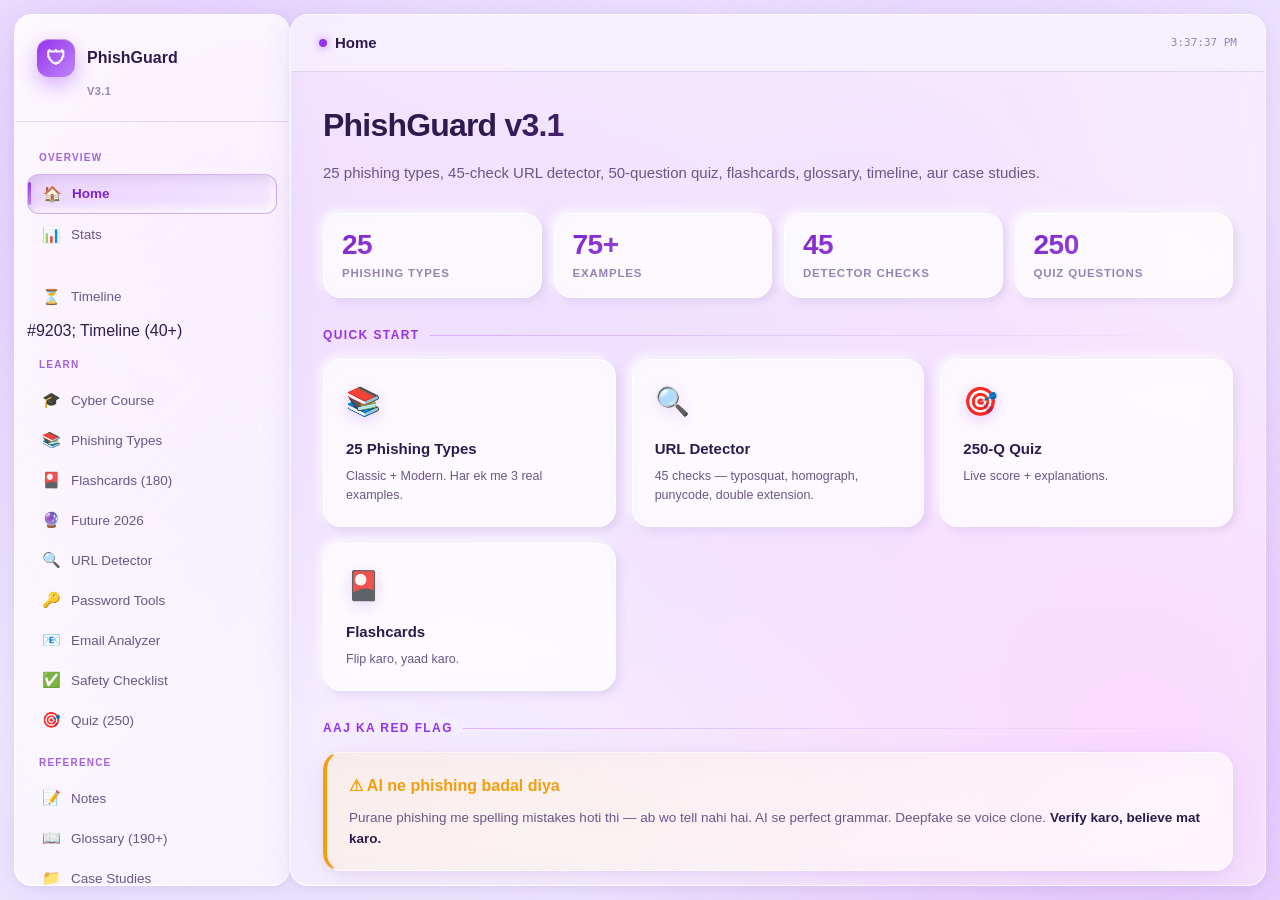
<file: docs/index.html>
<!DOCTYPE html>
<html lang="en">
<head>
<meta charset="utf-8">
<meta name="viewport" content="width=device-width,initial-scale=1">
<title>PhishGuard v3.1</title>
<link rel="stylesheet" href="./static/css/style.css">
</head>
<body>
<div class="app">
  <aside class="sidebar" id="sidebar">
    <div class="brand">
      <div class="brand-logo"><div class="brand-icon">&#128737;</div><div>PhishGuard</div></div>
      <div class="brand-sub">v3.1</div>
    </div>
    <nav class="nav">
      <div class="nav-group-label">Overview</div>
      <button class="nav-item active" data-view="home"><span class="ic">&#127968;</span> Home</button>
      <button class="nav-item" data-view="stats"><span class="ic">&#128202;</span> Stats</button>
      <button class="nav-item" data-view="timeline"><span class="ic"><button class="nav-item" data-view="timeline"><span class="ic">&#9203;</span> Timeline</button>#9203;</span> Timeline (40+)</button>
      <div class="nav-group-label">Learn</div>
      <button class="nav-item" data-view="course"><span class="ic">&#127891;</span> Cyber Course</button>
      <button class="nav-item" data-view="types"><span class="ic">&#128218;</span> Phishing Types</button>
      <button class="nav-item" data-view="flashcards"><span class="ic">&#127924;</span> Flashcards (180)</button>
      <button class="nav-item" data-view="future"><span class="ic">&#128302;</span> Future 2026</button>
      <button class="nav-item" data-view="detector"><span class="ic">&#128269;</span> URL Detector</button>
      <button class="nav-item" data-view="password"><span class="ic">&#128273;</span> Password Tools</button>
      <button class="nav-item" data-view="email-analyzer"><span class="ic">&#128231;</span> Email Analyzer</button>
      <button class="nav-item" data-view="checklist"><span class="ic">&#9989;</span> Safety Checklist</button>
      <button class="nav-item" data-view="quiz"><span class="ic">&#127919;</span> Quiz (250)</button>
      <div class="nav-group-label">Reference</div>
      <button class="nav-item" data-view="notes"><span class="ic">&#128221;</span> Notes</button>
      <button class="nav-item" data-view="glossary"><span class="ic">&#128214;</span> Glossary (190+)</button>
      <button class="nav-item" data-view="cases"><span class="ic">&#128193;</span> Case Studies</button>
      <button class="nav-item" data-view="warnings"><span class="ic">&#9888;</span> Warnings</button>
      <button class="nav-item" data-view="about"><span class="ic">&#8505;</span> About</button>
    </nav>
    <div class="sidebar-footer">
      <div style="font-size:10px;letter-spacing:1px;text-transform:uppercase;color:var(--text-mute);margin-bottom:4px">Built by</div>
      <div style="font-size:14px;font-weight:800;background:linear-gradient(135deg,#9333ea,#c084fc,#e879f9);-webkit-background-clip:text;background-clip:text;-webkit-text-fill-color:transparent;letter-spacing:-0.3px">StudyCare</div>
      <div style="font-size:10px;color:var(--text-mute);margin-top:4px">Educational &middot; No real phishing</div>
    </div>
  </aside>

  <main class="main" id="main">
    <div class="topbar">
      <button class="hamburger" onclick="document.getElementById('sidebar').classList.toggle('open')">&#9776;</button>
      <button class="back-nav" id="back-nav" onclick="goBack()" title="Back">&#8592; Back</button>
      <h2><span class="dot"></span><span id="view-title">Home</span></h2>
      <div class="status"><span id="clock"></span></div>
    </div>

    <div class="content" id="content">
      <div class="view active" id="view-home">
        <h1 class="h1">PhishGuard v3.1</h1>
        <p class="lead">25 phishing types, 45-check URL detector, 50-question quiz, flashcards, glossary, timeline, aur case studies.</p>
        <div class="stat-grid">
          <div class="stat"><div class="stat-num">25</div><div class="stat-lbl">Phishing Types</div></div>
          <div class="stat"><div class="stat-num">75+</div><div class="stat-lbl">Examples</div></div>
          <div class="stat"><div class="stat-num">45</div><div class="stat-lbl">Detector Checks</div></div>
          <div class="stat"><div class="stat-num">250</div><div class="stat-lbl">Quiz Questions</div></div>
        </div>
        <div class="section-h">Quick Start</div>
        <div class="grid">
          <div class="card" onclick="go('types')"><div class="card-icon">&#128218;</div><div class="card-title">25 Phishing Types</div><div class="card-desc">Classic + Modern. Har ek me 3 real examples.</div></div>
          <div class="card" onclick="go('detector')"><div class="card-icon">&#128269;</div><div class="card-title">URL Detector</div><div class="card-desc">45 checks &mdash; typosquat, homograph, punycode, double extension.</div></div>
          <div class="card" onclick="go('quiz')"><div class="card-icon">&#127919;</div><div class="card-title">250-Q Quiz</div><div class="card-desc">Live score + explanations.</div></div>
          <div class="card" onclick="go('flashcards')"><div class="card-icon">&#127924;</div><div class="card-title">Flashcards</div><div class="card-desc">Flip karo, yaad karo.</div></div>
        </div>
        <div class="section-h">Aaj ka Red Flag</div>
        <div class="box warn">
          <b style="color:var(--yellow)">&#9888; AI ne phishing badal diya</b>
          <p style="margin-top:8px;color:var(--text-dim);font-size:13.5px">Purane phishing me spelling mistakes hoti thi &mdash; ab wo tell nahi hai. AI se perfect grammar. Deepfake se voice clone. <b>Verify karo, believe mat karo.</b></p>
        </div>
      </div>

      <div class="view" id="view-stats">
        <h1 class="h1">Cyber Crime Stats 2026</h1>
        <p class="lead">Phishing duniya ka #1 cyber attack hai. Ye numbers dekho.</p>

        <div class="section-h">Global Impact</div>
        <div class="stat-grid">
          <div class="stat"><div class="stat-num">3.4B</div><div class="stat-lbl">Phishing Emails/Day</div></div>
          <div class="stat"><div class="stat-num">$17K</div><div class="stat-lbl">Loss/Minute</div></div>
          <div class="stat"><div class="stat-num">90%</div><div class="stat-lbl">Breaches via Phishing</div></div>
          <div class="stat"><div class="stat-num">$50B+</div><div class="stat-lbl">BEC Losses (FBI)</div></div>
          <div class="stat"><div class="stat-num">$1B+</div><div class="stat-lbl">Crypto Phishing/Yr</div></div>
          <div class="stat"><div class="stat-num">$25M</div><div class="stat-lbl">Largest Deepfake Heist</div></div>
          <div class="stat"><div class="stat-num">1.5B</div><div class="stat-lbl">Compromised Accounts</div></div>
          <div class="stat"><div class="stat-num">60%</div><div class="stat-lbl">SMBs Close After Attack</div></div>
        </div>

        <div class="section-h">India Snapshot</div>
        <div class="stat-grid">
          <div class="stat"><div class="stat-num">₹1,750 Cr</div><div class="stat-lbl">Annual Fraud Loss</div></div>
          <div class="stat"><div class="stat-num">7.4 L</div><div class="stat-lbl">Complaints/Year</div></div>
          <div class="stat"><div class="stat-num">1 in 3</div><div class="stat-lbl">Adults Targeted</div></div>
          <div class="stat"><div class="stat-num">72 hrs</div><div class="stat-lbl">Money Report Window</div></div>
          <div class="stat"><div class="stat-num">1930</div><div class="stat-lbl">Cyber Helpline</div></div>
          <div class="stat"><div class="stat-num">₹250 Cr</div><div class="stat-lbl">Max DPDP Penalty</div></div>
        </div>

        <div class="section-h">Attack Vectors</div>
        <div class="stat-grid">
          <div class="stat"><div class="stat-num">96%</div><div class="stat-lbl">Via Email</div></div>
          <div class="stat"><div class="stat-num">3%</div><div class="stat-lbl">Via Phone</div></div>
          <div class="stat"><div class="stat-num">1%</div><div class="stat-lbl">Via SMS/Other</div></div>
          <div class="stat"><div class="stat-num">70%</div><div class="stat-lbl">Spear Success Rate</div></div>
        </div>

        <div class="section-h">Common Targets</div>
        <div class="box info">
          <ul class="ul">
            <li><b>Bank customers</b> — KYC, OTP, refund scams</li>
            <li><b>Senior citizens</b> — Tech support, lottery scams</li>
            <li><b>Job seekers</b> — Fake HR interviews, registration fees</li>
            <li><b>Online shoppers</b> — Parcel delivery, order issues</li>
            <li><b>Businesses</b> — Vendor invoice, wire transfer fraud</li>
            <li><b>Social media users</b> — Fake support, account recovery</li>
            <li><b>Crypto traders</b> — Wallet drainers, fake airdrops</li>
            <li><b>Executives</b> — Whaling, deepfake, M&A fraud</li>
          </ul>
        </div>

        <div class="section-h">Time to Compromise</div>
        <div class="stat-grid">
          <div class="stat"><div class="stat-num">82 sec</div><div class="stat-lbl">First Click</div></div>
          <div class="stat"><div class="stat-num">28 min</div><div class="stat-lbl">First Malware</div></div>
          <div class="stat"><div class="stat-num">4 hrs</div><div class="stat-lbl">Lateral Movement</div></div>
          <div class="stat"><div class="stat-num">204 days</div><div class="stat-lbl">Avg Detection Time</div></div>
        </div>

        <div class="section-h">Loss by Attack Type</div>
        <div class="stat-grid">
          <div class="stat"><div class="stat-num">$2.9B</div><div class="stat-lbl">BEC</div></div>
          <div class="stat"><div class="stat-num">$1.3B</div><div class="stat-lbl">Investment Fraud</div></div>
          <div class="stat"><div class="stat-num">$800M</div><div class="stat-lbl">Crypto Fraud</div></div>
          <div class="stat"><div class="stat-num">$400M</div><div class="stat-lbl">Romance Scams</div></div>
        </div>
      </div>

      <div class="view" id="view-timeline">
        <h1 class="h1">Phishing Timeline</h1>
        <p class="lead">1995 se 2027 tak — 40+ major events, har event me full context, impact, aur lesson.</p>
        <div class="stat-grid" id="timeline-stats"></div>
        <div class="cat-tabs" id="timeline-cats"></div>
        <div class="search-wrap"><input id="timeline-search" type="text" placeholder="🔍 Search events... (SolarWinds, Arup, deepfake, quantum)" oninput="renderTimeline()"></div>
        <div id="timeline-list" class="timeline-container"></div>
      </div>

      <div class="view" id="view-course">
        <h1 class="h1">🎓 Cybersecurity Course</h1>
        <p class="lead">Complete roadmap — beginner se advanced tak. Har module clickable, har lesson detail ke saath.</p>
        <div id="course-content"></div>
      </div>

      <div class="view" id="view-types">
        <h1 class="h1">25 Phishing Types</h1>
        <p class="lead">Kisi bhi card pe click karo &mdash; full detail khulega.</p>
        <div class="grid" id="types-grid"></div>
        <div id="type-detail"></div>
      </div>

      <div class="view" id="view-flashcards">
        <h1 class="h1">Flashcards</h1>
        <p class="lead">Type ka naam dekho, answer socho, flip karo.</p>
        <div class="flashcard" id="flashcard" onclick="this.classList.toggle('flipped')">
          <div class="flashcard-inner">
            <div class="flashcard-face">
              <div style="font-size:11px;color:var(--text-mute);text-transform:uppercase;letter-spacing:1px;margin-bottom:14px">Concept</div>
              <div id="fc-front" style="font-size:22px;font-weight:600;line-height:1.4"></div>
              <div style="font-size:12px;color:var(--text-mute);margin-top:22px">Click to flip</div>
            </div>
            <div class="flashcard-face flashcard-back">
              <div style="font-size:11px;color:var(--accent);text-transform:uppercase;letter-spacing:1px;margin-bottom:14px">Answer</div>
              <div id="fc-back" style="font-size:15px;line-height:1.6;color:var(--text-dim)"></div>
            </div>
          </div>
        </div>
        <div style="display:flex;gap:10px;justify-content:center;margin-top:16px">
          <button class="back-btn" onclick="prevCard()">&#8592; Prev</button>
          <button class="back-btn" style="background:linear-gradient(135deg,var(--accent),var(--accent-2));color:#fff;border:0" onclick="nextCard()">Next &#8594;</button>
        </div>
        <div style="text-align:center;margin-top:12px;color:var(--text-mute);font-size:12px" id="fc-counter"></div>
      </div>

      <div class="view" id="view-detector">
        <h1 class="h1">URL Detector</h1>
        <p class="lead">45 checks. Chips pe click karo ya URL paste karo.</p>
        <div class="detector-input">
          <input id="url-input" type="text" placeholder="https://example.com/login" onkeydown="if(event.key==='Enter')detect()">
          <button id="detect-btn" onclick="detect()">Analyze</button>
        </div>
        <div class="chips" id="example-chips"></div>
        <div id="detect-result"></div>
      </div>

      <div class="view" id="view-quiz">
        <h1 class="h1">Quiz <h1 class="h1">Quiz &mdash; 50 Questions</h1>mdash; 250 Questions</h1>
        <p class="lead">Har jawab ke baad explanation.</p>
        <div id="quiz-container"></div>
      </div>

      <div class="view" id="view-notes">
        <h1 class="h1">Learning Notes</h1>
        <p class="lead">12 essential sections — 5 minute me padho, hamesha ke liye yaad rakho.</p>

        <div class="toc">
          <div class="toc-item" onclick="document.getElementById('notes-1').scrollIntoView({behavior:'smooth'})">1. 5 Golden Rules</div>
          <div class="toc-item" onclick="document.getElementById('notes-2').scrollIntoView({behavior:'smooth'})">2. URL Anatomy</div>
          <div class="toc-item" onclick="document.getElementById('notes-3').scrollIntoView({behavior:'smooth'})">3. Red Flag Checklist</div>
          <div class="toc-item" onclick="document.getElementById('notes-4').scrollIntoView({behavior:'smooth'})">4. If You Get Phished</div>
          <div class="toc-item" onclick="document.getElementById('notes-5').scrollIntoView({behavior:'smooth'})">5. Password Security</div>
          <div class="toc-item" onclick="document.getElementById('notes-6').scrollIntoView({behavior:'smooth'})">6. 2FA Guide</div>
          <div class="toc-item" onclick="document.getElementById('notes-7').scrollIntoView({behavior:'smooth'})">7. Email Headers</div>
          <div class="toc-item" onclick="document.getElementById('notes-8').scrollIntoView({behavior:'smooth'})">8. Mobile Safety</div>
          <div class="toc-item" onclick="document.getElementById('notes-9').scrollIntoView({behavior:'smooth'})">9. Public WiFi</div>
          <div class="toc-item" onclick="document.getElementById('notes-10').scrollIntoView({behavior:'smooth'})">10. Banking Safety</div>
          <div class="toc-item" onclick="document.getElementById('notes-11').scrollIntoView({behavior:'smooth'})">11. AI-Era Defense</div>
          <div class="toc-item" onclick="document.getElementById('notes-12').scrollIntoView({behavior:'smooth'})">12. Incident Response</div>
        </div>

        <div id="notes-1" class="section-h">1. The 5 Golden Rules</div>
        <div class="box good">
          <ol style="list-style:decimal;padding-left:22px;color:var(--text-dim);font-size:13.5px;line-height:1.8">
            <li><b>Har account ka alag password</b> — Password manager use karo (Bitwarden free hai)</li>
            <li><b>2FA on karo</b> — Authenticator app (SMS nahi). Best: hardware key (YubiKey)</li>
            <li><b>URL check karo</b> — Lock icon nahi, actual domain dekho</li>
            <li><b>OTP kabhi kisi ko mat batao</b> — Bank, police, CEO koi bhi ho</li>
            <li><b>Public WiFi pe VPN</b> — Ya cellular data use karo</li>
          </ol>
        </div>

        <div id="notes-2" class="section-h">2. URL Anatomy</div>
        <div class="code-mock">https://  sub . domain . tld  /path ?query #fragment

ASLI DOMAIN = aakhri 2 parts (ya 3 for .co.in, .gov.in)
────────────────────────────────────────────────
www.instagram.com          OK  asli = instagram.com
instagram.secure-login.xyz BAD asli = secure-login.xyz
login.paypal.com           OK  asli = paypal.com
paypal-verify.tk           BAD .tk = free phishing TLD
google.com@evil.com        BAD opens evil.com

CHECK ORDER (right to left):
1. TLD (.com, .gov.in, .tk?)
2. Registered domain (paypal vs paypa1)
3. Subdomains (brand as subdomain?)
4. Path (login? verify? secure?)
5. Query (?redirect=http://evil.com)</div>

        <div id="notes-3" class="section-h">3. Red Flag Checklist</div>
        <div class="box warn">
          <ul class="ul x">
            <li><b>Urgency</b> — "24 hours", "immediate action", "act now"</li>
            <li><b>Threat</b> — "account blocked", "legal action", "arrest"</li>
            <li><b>Generic greeting</b> — "Dear Customer" (naam nahi)</li>
            <li><b>Sender domain</b> — thoda alag (amaz0n, paypa1, bank-secure)</li>
            <li><b>Link mismatch</b> — text different from actual URL</li>
            <li><b>OTP/password/PIN request</b> — never share</li>
            <li><b>Unexpected attachment</b> — .exe, .zip, .scr, .pdf.exe</li>
            <li><b>Reply-To different</b> — from display name</li>
            <li><b>Too-good-to-be-true</b> — free iPhone, ₹5000/day</li>
            <li><b>Emotional appeal</b> — fear, love, excitement, greed</li>
            <li><b>Grammar/spelling</b> — ab AI era me nahi (perfect grammar bhi red flag)</li>
            <li><b>Login through email</b> — company app use karo, email link nahi</li>
          </ul>
        </div>

        <div id="notes-4" class="section-h">4. If You Get Phished</div>
        <div class="box danger">
          <ol style="list-style:decimal;padding-left:22px;color:var(--text-dim);font-size:13.5px;line-height:1.8">
            <li><b>Turant password change</b> — compromised account ka</li>
            <li><b>2FA enable</b> — pehle nahi tha to ab karo</li>
            <li><b>Bank ko call</b> — agar financial info diya (24 hrs critical)</li>
            <li><b>Report karo</b> — cybercrime.gov.in, helpline 1930 (India)</li>
            <li><b>Friends ko alert</b> — account se spam mat jaye</li>
            <li><b>Have I Been Pwned</b> — haveibeenpwned.com check karo</li>
            <li><b>Sessions revoke</b> — Google/Microsoft security settings me</li>
            <li><b>Bank/credit card freeze</b> — agar card details gaye</li>
            <li><b>Evidence preserve</b> — screenshots, email headers save karo</li>
            <li><b>Monitor karo</b> — next 30 days unusual activity check</li>
          </ol>
        </div>

        <div id="notes-5" class="section-h">5. Password Security</div>
        <div class="box">
          <b>Strong Password Rules:</b>
          <ul class="ul check" style="margin-top:8px">
            <li>12+ characters (16+ for critical accounts)</li>
            <li>Passphrase better — 4 random words</li>
            <li>Har account ka alag</li>
            <li>Kabhi dictionary word based nahi</li>
            <li>Kabhi personal info (DOB, name) nahi</li>
          </ul>
          <b style="margin-top:14px;display:block">NEVER:</b>
          <ul class="ul x" style="margin-top:8px">
            <li>123456, password, qwerty, admin</li>
            <li>P@ssw0rd type simple substitutions</li>
            <li>Same password multiple sites pe</li>
            <li>Browser me save (less secure than manager)</li>
            <li>Email/notes me plain text</li>
          </ul>
        </div>

        <div id="notes-6" class="section-h">6. 2FA Guide</div>
        <div class="box good">
          <b>2FA Types (safest to weakest):</b>
          <ol style="list-style:decimal;padding-left:22px;color:var(--text-dim);font-size:13.5px;line-height:1.8;margin-top:8px">
            <li><b>Hardware key</b> (YubiKey) — phishing-proof, domain-bound. Best.</li>
            <li><b>Passkey</b> (FIDO2) — biometric + crypto. Phishing-proof.</li>
            <li><b>Authenticator app</b> (Google Auth, Authy, Aegis) — very good</li>
            <li><b>Push notification</b> — good but MFA fatigue risk</li>
            <li><b>SMS OTP</b> — weak (SIM swap vulnerable)</li>
            <li><b>Email OTP</b> — weakest</li>
          </ol>
          <p style="margin-top:10px;color:var(--text-dim);font-size:13px"><b>Recommendation:</b> Hardware key + backup key. Ya authenticator app + backup codes. SMS sirf fallback.</p>
        </div>

        <div id="notes-7" class="section-h">7. Email Headers</div>
        <div class="box info">
          <b>Important Headers:</b>
          <ul class="ul" style="margin-top:8px">
            <li><b>From:</b> Display name ≠ actual address (spoofable)</li>
            <li><b>Reply-To:</b> Alag ho sakta — check karo</li>
            <li><b>Return-Path:</b> Real envelope sender</li>
            <li><b>Received:</b> Path trace (top-down read karo)</li>
            <li><b>SPF:</b> Pass/Fail/SoftFail</li>
            <li><b>DKIM:</b> Signature valid?</li>
            <li><b>DMARC:</b> Policy applied?</li>
            <li><b>Message-ID:</b> Unique per email</li>
          </ul>
          <p style="margin-top:10px;color:var(--text-dim);font-size:13px">Gmail: 3-dot menu → "Show original". Outlook: File → Properties.</p>
        </div>

        <div id="notes-8" class="section-h">8. Mobile Safety</div>
        <div class="box warn">
          <ul class="ul x">
            <li>Unknown SMS links pe click mat karo</li>
            <li>Bank app use karo — SMS se login nahi</li>
            <li>App permissions audit (contacts, SMS, camera)</li>
            <li>Play Store/App Store ke bahar se APK install mat karo</li>
            <li>Public charging — USB data lines se malware (juice jacking)</li>
            <li>Screen lock on (PIN + biometric)</li>
            <li>Find My Device enable</li>
            <li>Public WiFi pe VPN</li>
            <li>Auto-update on rakho (OS + apps)</li>
          </ul>
        </div>

        <div id="notes-9" class="section-h">9. Public WiFi Safety</div>
        <div class="box danger">
          <ul class="ul x">
            <li><b>Never</b> banking on public WiFi (VPN ke bina)</li>
            <li>HTTPS-only browsing</li>
            <li>VPN pehle connect karo, phir kaam</li>
            <li>File sharing off karo</li>
            <li>Auto-connect disable</li>
            <li>Network forget karo use ke baad</li>
            <li>Starbucks/airport official WiFi naam confirm karo</li>
            <li>Evil twin se bachne ke liye login page skip karo</li>
          </ul>
        </div>

        <div id="notes-10" class="section-h">10. Banking Safety</div>
        <div class="box good">
          <ul class="ul check">
            <li>Bank app use karo (SMS/web se better)</li>
            <li>Transaction alerts enable karo</li>
            <li>Card ke liye separate low-limit account</li>
            <li>UPI PIN kabhi share mat karo</li>
            <li>Virtual card numbers (one-time) use karo</li>
            <li>Bank ka official number save karo</li>
            <li>Regular statement check karo</li>
            <li>KYC sirf bank branch/app me</li>
            <li>Account nominee add karo</li>
          </ul>
        </div>

        <div id="notes-11" class="section-h">11. AI-Era Defense</div>
        <div class="box info">
          <ul class="ul">
            <li><b>Family code word</b> banao — AI voice clone se bachne ke liye</li>
            <li><b>Out-of-band verification</b> — sensitive requests pe callback</li>
            <li><b>Video call me challenge</b> — random question poochho</li>
            <li><b>Reverse video call</b> — unko call karo (deepfake nahi hoga)</li>
            <li><b>AI agents ke permissions</b> — least privilege</li>
            <li><b>Passkeys use karo</b> — passwordless phishing-proof</li>
            <li><b>AI content skeptically</b> — perfect grammar ≠ real</li>
            <li><b>Hardware wallet</b> — crypto ke liye</li>
            <li><b>Multimodal verify</b> — multiple channels confirm karo</li>
          </ul>
        </div>

        <div id="notes-12" class="section-h">12. Incident Response</div>
        <div class="box danger">
          <b>IMMEDIATE (0-1 hr):</b>
          <ul class="ul x" style="margin-top:8px">
            <li>Account password change</li>
            <li>2FA enable</li>
            <li>Bank call (financial info)</li>
            <li>Card freeze</li>
          </ul>
          <b style="margin-top:14px;display:block">SHORT-TERM (1-24 hr):</b>
          <ul class="ul" style="margin-top:8px">
            <li>Report cybercrime.gov.in / 1930</li>
            <li>Friends/family alert</li>
            <li>Sessions revoke all devices</li>
            <li>Bank transactions monitor</li>
          </ul>
          <b style="margin-top:14px;display:block">LONG-TERM (1-30 days):</b>
          <ul class="ul" style="margin-top:8px">
            <li>Credit report check (CIBIL)</li>
            <li>Password reset all accounts</li>
            <li>Bank account statement review</li>
            <li>Identity theft monitoring</li>
          </ul>
        </div>
      </div>

      <div class="view" id="view-glossary">
        <h1 class="h1">Glossary</h1>
        <p class="lead">190+ terms — full forms + ELI10 simple explanations + technical details. Category pe click karo, term pe click karke expand karo.</p>
        <div class="search-wrap"><input id="gloss-search" type="text" placeholder="🔍 Search terms... (BEC, deepfake, passkey, quantum)" oninput="renderGlossary()"></div>
        <div class="cat-tabs" id="gloss-cats"></div>
        <div id="gloss-list"></div>
      </div>

      <div class="view" id="view-cases">
        <h1 class="h1">Real Case Studies</h1>
        <p class="lead">12 real-world attacks — kya hua, kaunsa lesson, aur kya seekhna chahiye.</p>

        <div class="stat-grid">
          <div class="stat"><div class="stat-num">$25M</div><div class="stat-lbl">Largest Deepfake Loss</div></div>
          <div class="stat"><div class="stat-num">18K+</div><div class="stat-lbl">Supply Chain Victims</div></div>
          <div class="stat"><div class="stat-num">$100M</div><div class="stat-lbl">Largest BEC Case</div></div>
          <div class="stat"><div class="stat-num">90M+</div><div class="stat-lbl">Data Breach Records</div></div>
        </div>

        <div class="case-card case-critical">
          <div class="case-head">
            <div class="case-year">2024</div>
            <div class="case-title">Arup Deepfake Video Heist</div>
            <div class="case-tag">$25M Loss · Hong Kong</div>
          </div>
          <div class="case-body">
            <p>Hong Kong engineering firm Arup ke employee ko multi-person Zoom call aayi. 'CFO' aur 3 'colleagues' real dikhe — actually sab AI deepfake the. Meeting me urgent confidential wire transfer bola. Employee ne 15 transactions me $25M (~₹200 crore) transfer kiye. Baad me real CFO ne call karke deny kiya.</p>
            <div class="case-details">
              <div><b>🎯 Attack:</b> Multi-person deepfake video + social engineering</div>
              <div><b>💥 Impact:</b> $25M irrecoverable. First documented large-scale AI heist.</div>
              <div><b>🎓 Lesson:</b> Video calls bhi trustworthy nahi. Code word + out-of-band callback mandatory.</div>
              <div><b>🏷️ Tags:</b> #Deepfake #AI #BEC #Zoom</div>
            </div>
          </div>
        </div>

        <div class="case-card case-critical">
          <div class="case-head">
            <div class="case-year">2020</div>
            <div class="case-title">SolarWinds Supply Chain Attack</div>
            <div class="case-tag">18K+ Orgs · APT29</div>
          </div>
          <div class="case-body">
            <p>Russian APT29 (SVR) ne SolarWinds Orion software ke build process compromise kiya. 'SUNBURST' backdoor inject kiya — digitally signed update me. Automatic update se 18,000+ organizations affected — US Treasury, DHS, Fortune 500, cybersecurity firms. Attackers 9+ months undetected the. Attack chain: build → distribute → activate → move laterally.</p>
            <div class="case-details">
              <div><b>🎯 Attack:</b> Build pipeline compromise + signed malicious update</div>
              <div><b>💥 Impact:</b> 18K+ orgs, US government agencies, 9+ months dwell time</div>
              <div><b>🎓 Lesson:</b> Trusted updates verify karo. Software supply chain critical infrastructure hai.</div>
              <div><b>🏷️ Tags:</b> #SupplyChain #APT29 #SUNBURST</div>
            </div>
          </div>
        </div>

        <div class="case-card case-critical">
          <div class="case-head">
            <div class="case-year">2020</div>
            <div class="case-title">Twitter Internal Hack</div>
            <div class="case-tag">130+ Accounts · $118K Bitcoin</div>
          </div>
          <div class="case-body">
            <p>Teen hackers (17-22 saal) ne Twitter employees ko spear-phish kiya — phone call + fake VPN page. Employees ne credentials daale. Internal tools access mile — jisse wo arbitrary accounts compromise kar sakte the. Obama, Musk, Apple, Bill Gates ke accounts se Bitcoin scam tweets bheje. $118,000 Bitcoin collected. FBI investigation me mastermind Graham Ivan Clark arrested.</p>
            <div class="case-details">
              <div><b>🎯 Attack:</b> Spear phishing + phone call + fake VPN page</div>
              <div><b>💥 Impact:</b> 130+ high-profile accounts, trust damage, SEC investigation</div>
              <div><b>🎓 Lesson:</b> Internal tools pe MFA mandatory. Employees = biggest vulnerability.</div>
              <div><b>🏷️ Tags:</b> #Twitter #SpearPhishing #Bitcoin</div>
            </div>
          </div>
        </div>

        <div class="case-card case-high">
          <div class="case-head">
            <div class="case-year">2016</div>
            <div class="case-title">Google + Facebook $100M BEC</div>
            <div class="case-tag">$100M Loss · Global</div>
          </div>
          <div class="case-body">
            <p>Lithuanian hacker Evaldas Rimasauskas ne fake 'Quanta Computer' company banai — Taiwan me actually exist karti hai. Fake invoices, letterheads, tax documents sab banaye. Google + Facebook ko $100M ke fake invoices bheje (2 saal me). Bank accounts Cyprus, Latvia, Hungary me. 2019 me Rimasauskas ne guilty plead kiya — 5 saal jail + $49.7M forfeiture.</p>
            <div class="case-details">
              <div><b>🎯 Attack:</b> Vendor impersonation + fake invoices + bank account hopping</div>
              <div><b>💥 Impact:</b> $100M transfer, 2-year ongoing campaign</div>
              <div><b>🎓 Lesson:</b> Vendor verification process critical. Bank changes pe callback mandatory.</div>
              <div><b>🏷️ Tags:</b> #BEC #Vendor #Invoice #Quanta</div>
            </div>
          </div>
        </div>

        <div class="case-card case-high">
          <div class="case-head">
            <div class="case-year">2015</div>
            <div class="case-title">Ubiquiti Networks Pretexting</div>
            <div class="case-tag">$46.7M Loss · Pretexting</div>
          </div>
          <div class="case-body">
            <p>Ubiquiti Networks ke finance team ko fake CEO + lawyer pretexting emails aaye. Attacker ne khud ko legal counsel + finance head bola — believable story ke saath. 4 wire transfers Hong Kong bank accounts me. Total $46.7M. FBI ne $8.5M recover kiye. Case ne corporate wire transfer protocols industry-wide change kiye.</p>
            <div class="case-details">
              <div><b>🎯 Attack:</b> Pretexting + executive impersonation + wire transfer</div>
              <div><b>💥 Impact:</b> $46.7M loss, only $8.5M recovered</div>
              <div><b>🎓 Lesson:</b> Seniority claim verify karo. Wire transfers pe dual approval mandatory.</div>
              <div><b>🏷️ Tags:</b> #Pretexting #BEC #WireFraud</div>
            </div>
          </div>
        </div>

        <div class="case-card case-high">
          <div class="case-head">
            <div class="case-year">2022</div>
            <div class="case-title">Uber MFA Fatigue Attack</div>
            <div class="case-tag">Full Breach · Social Engineering</div>
          </div>
          <div class="case-body">
            <p>Lapsus$ teenager group ne Uber contractor ko MFA fatigue attack. 100+ push notifications raat 2 baje. Victim ne eventually 'Approve' daba diya. Attacker ne internal systems access kiye — Slack, HackerOne, financial dashboards, email. Screenshots leak kiye. Similar attack Cisco pe bhi hua. Both companies ne MFA improvements announce kiye.</p>
            <div class="case-details">
              <div><b>🎯 Attack:</b> MFA push bombing + WhatsApp social engineering</div>
              <div><b>💥 Impact:</b> Full internal access, sensitive data exposure</div>
              <div><b>🎓 Lesson:</b> Number matching MFA zaroori. Push limits + password change on flood.</div>
              <div><b>🏷️ Tags:</b> #MFAFatigue #Uber #Lapsus</div>
            </div>
          </div>
        </div>

        <div class="case-card case-high">
          <div class="case-head">
            <div class="case-year">2023</div>
            <div class="case-title">MOVEit Mass Exploitation</div>
            <div class="case-tag">90M+ Records · Cl0p</div>
          </div>
          <div class="case-body">
            <p>MOVEit Transfer (file-sharing software) me SQL injection zero-day. Cl0p ransomware group ne mass exploitation ki. 2,600+ organizations affected — banks, government agencies, healthcare, education. 90M+ individuals' data stolen. Ransom demanded but no encryption — pure data extortion. BBC, British Airways, Shell, US Dept of Energy sab affected.</p>
            <div class="case-details">
              <div><b>🎯 Attack:</b> Zero-day SQLi + mass automated exploitation</div>
              <div><b>💥 Impact:</b> 2,600+ orgs, 90M+ records, ongoing extortion</div>
              <div><b>🎓 Lesson:</b> Third-party software assessment. Data retention = liability.</div>
              <div><b>🏷️ Tags:</b> #MOVEit #Cl0p #ZeroDay</div>
            </div>
          </div>
        </div>

        <div class="case-card case-high">
          <div class="case-head">
            <div class="case-year">2023</div>
            <div class="case-title">3CX Supply Chain Trojan</div>
            <div class="case-tag">600K+ Companies · Lazarus</div>
          </div>
          <div class="case-body">
            <p>3CX VoIP software (600,000+ companies use karti) ke Windows + Mac builds me malware inject hua. North Korean APT Lazarus ne supply chain compromise kiya. Malicious update deploy hui. Attackers ne 3CX customers se aage 'Trading Technologies' (another vendor) ko bhi target kiya. Double supply chain attack — crypto companies aur BPOs primarily affected.</p>
            <div class="case-details">
              <div><b>🎯 Attack:</b> Two-stage supply chain, code signing abuse</div>
              <div><b>💥 Impact:</b> 600K+ companies potentially exposed</div>
              <div><b>🎓 Lesson:</b> Build pipeline security. Code signing ≠ malware-free.</div>
              <div><b>🏷️ Tags:</b> #3CX #Lazarus #SupplyChain</div>
            </div>
          </div>
        </div>

        <div class="case-card case-high">
          <div class="case-head">
            <div class="case-year">2023</div>
            <div class="case-title">OAuth Consent BEC Wave</div>
            <div class="case-tag">Enterprise-wide · Microsoft/Google</div>
          </div>
          <div class="case-body">
            <p>Attackers ne 'Adobe Sign', 'DocuSign', 'Zoom' jaise fake OAuth apps banaye. Microsoft 365 aur Google Workspace environments me deploy kiye. Employees ne 'Allow' kiya. Full mailbox access mila — password nahi chahiye. Password change bhi kaam nahi aaya — refresh token valid tha. Attackers ne internal emails padhke wire transfers convince kiye. Microsoft ne 'verified publisher' introduce kiya.</p>
            <div class="case-details">
              <div><b>🎯 Attack:</b> OAuth consent phishing + refresh token abuse</div>
              <div><b>💥 Impact:</b> Widespread enterprise BEC, password reset ineffective</div>
              <div><b>🎓 Lesson:</b> OAuth permissions review. Token revocation bhi karo.</div>
              <div><b>🏷️ Tags:</b> #OAuth #BEC #Microsoft365</div>
            </div>
          </div>
        </div>

        <div class="case-card case-medium">
          <div class="case-head">
            <div class="case-year">2014</div>
            <div class="case-title">World Cup Brazil Evil Twin WiFi</div>
            <div class="case-tag">Thousands Affected · Brazil</div>
          </div>
          <div class="case-body">
            <p>FIFA World Cup ke dauraan attackers ne fake WiFi hotspots setup kiye. 'FIFA_Free_WiFi', 'Stadium_Official', 'WorldCup_2024' jaise naam. Hazaaron international tourists ne connect kiye. Attackers ne traffic sniff kiya — credentials, credit cards, social media sab capture. Similar attacks Olympics, conferences, airports me hote hain.</p>
            <div class="case-details">
              <div><b>🎯 Attack:</b> Evil twin WiFi + traffic interception</div>
              <div><b>💥 Impact:</b> Thousands of tourists, mass credential theft</div>
              <div><b>🎓 Lesson:</b> Public WiFi pe VPN mandatory. Sensitive kaam avoid.</div>
              <div><b>🏷️ Tags:</b> #EvilTwin #WiFi #WorldCup</div>
            </div>
          </div>
        </div>

        <div class="case-card case-medium">
          <div class="case-head">
            <div class="case-year">2007</div>
            <div class="case-title">Banca de los Andes DNS Hijack</div>
            <div class="case-tag">First Pharming · Mexico</div>
          </div>
          <div class="case-body">
            <p>Mexican bank Banca de los Andes ka DNS infrastructure compromise hua. Customers 'banca.com' type karte the — URL bilkul sahi dikhta tha — par nakli site khulti thi. Attacker ne credentials capture kiye. Loss $100k+. Ye pehla documented large-scale pharming attack tha. Case ne industry-wide DNSSEC adoption accelerate kiya.</p>
            <div class="case-details">
              <div><b>🎯 Attack:</b> DNS hijacking + URL spoofing</div>
              <div><b>💥 Impact:</b> $100k+ loss, no URL forensics possible</div>
              <div><b>🎓 Lesson:</b> DNSSEC deployment. Certificate warnings never ignore.</div>
              <div><b>🏷️ Tags:</b> #Pharming #DNS #Mexico</div>
            </div>
          </div>
        </div>

        <div class="case-card case-medium">
          <div class="case-head">
            <div class="case-year">2024</div>
            <div class="case-title">Cornell Morris II Prompt Worm</div>
            <div class="case-tag">AI Research · Proactive</div>
          </div>
          <div class="case-body">
            <p>Cornell Tech researchers ne 'Morris II' prompt worm demonstrate kiya — 1988 ke Morris worm ka AI version. Malicious prompt jo AI assistants (ChatGPT, Gemini, Claude) ke beech self-replicate karta. Email + messages via indirect prompt injection. Test environment me successful. AI ecosystem me worm attack possible ka proof. Named as 'first generative AI worm'.</p>
            <div class="case-details">
              <div><b>🎯 Attack:</b> AI-to-AI worm via prompt injection</div>
              <div><b>💥 Impact:</b> Research demonstration, no production attack yet</div>
              <div><b>🎓 Lesson:</b> AI agents = new attack surface. Zero trust AI mandatory.</div>
              <div><b>🏷️ Tags:</b> #AIWorm #PromptInjection #Research</div>
            </div>
          </div>
        </div>

      </div>

      <div class="view" id="view-warnings">
        <h1 class="h1">Warnings & Legal</h1>
        <p class="lead">Educational use only. India cyber law. Ethics.</p>

        <div class="box danger">
          <b style="color:var(--red);font-size:16px">🚨 Important Notice</b>
          <p style="margin-top:12px;color:var(--text-dim);font-size:14px;line-height:1.75">
            <b>PhishGuard</b> ek <b>educational platform</b> hai jo phishing awareness ke liye banaya gaya. Ye koi attack tool, credential harvester, ya phishing page generator <b>NAHI</b> hai.
            <br><br>
            Sab URL analysis <b>pure text/pattern-based</b> hai. Server koi external request nahi karta. Koi real credentials capture nahi karta. Sab content defensive knowledge ke liye.
          </p>
        </div>

        <div class="section-h">📵 DND Guide — Spam Calls/SMS Band Karo</div>
        <div class="box good">
          <b style="color:var(--green);font-size:14px">✅ DND Ke Fayde</b>
          <ul class="ul check" style="margin-top:10px">
            <li>Telemarketers ke spam calls/SMS <b>rok sakte ho</b></li>
            <li>Bank/insurance/loan ke unsolicited offers stop</li>
            <li>Fraud calls ka risk kam — <b>scammers reach nahi kar sakte</b></li>
            <li>Free hai, koi charge nahi</li>
            <li>Category-wise control — sirf jo chahte ho wo allow karo</li>
            <li>Complaint pe telemarketer <b>disconnect + 2-year blacklist</b></li>
          </ul>
        </div>

        <div class="section-h">🎯 DND Kaise Enable Karo — 3 Tareeke</div>

        <div class="dnd-method">
          <div class="dnd-method-num">1</div>
          <div class="dnd-method-body">
            <div class="dnd-method-title">📞 Phone Call Se (Aasan)</div>
            <div class="dnd-method-steps">
              <div><b>Step 1:</b> Apne phone se <b>1909</b> dial karo</div>
              <div><b>Step 2:</b> IVR guide karega — language choose karo</div>
              <div><b>Step 3:</b> "Fully Block" ya "Partially Block" choose karo</div>
              <div><b>Step 4:</b> Confirmation aayega — DND active ✓</div>
            </div>
          </div>
        </div>

        <div class="dnd-method">
          <div class="dnd-method-num">2</div>
          <div class="dnd-method-body">
            <div class="dnd-method-title">💬 SMS Se</div>
            <div class="dnd-method-steps">
              <div><b>Step 1:</b> SMS bhejo <b>1909</b> pe</div>
              <div><b>Step 2:</b> Type karo: <code>START 0</code> (All block)</div>
              <div><b>Step 3:</b> Ya category-wise: <code>START 1</code> se <code>START 7</code></div>
              <div><b>Step 4:</b> Confirmation SMS milega</div>
            </div>
            <div class="box info" style="margin-top:12px;font-size:12.5px">
              <b>7 Categories:</b><br>
              <code>1</code> Banking/Insurance/Financial &nbsp; <code>2</code> Real Estate &nbsp; <code>3</code> Education<br>
              <code>4</code> Health &nbsp; <code>5</code> Consumer Goods & Automobiles<br>
              <code>6</code> Communication/Broadcasting/IT &nbsp; <code>7</code> Tourism & Leisure
            </div>
          </div>
        </div>

        <div class="dnd-method">
          <div class="dnd-method-num">3</div>
          <div class="dnd-method-body">
            <div class="dnd-method-title">📱 TRAI DND 2.0 App (Best)</div>
            <div class="dnd-method-steps">
              <div><b>Step 1:</b> Download <b>TRAI DND 2.0</b> app</div>
              <div style="padding-left:20px;margin-top:6px">
                <a href="https://play.google.com/store/apps/details?id=com.trai.dnd" target="_blank" rel="noopener" class="dnd-app-link">
                  ▶ Google Play Store
                </a>
                <a href="https://apps.apple.com/in/app/trai-dnd-2-0/id6445934631" target="_blank" rel="noopener" class="dnd-app-link">
                  🍎 Apple App Store
                </a>
              </div>
              <div style="margin-top:10px"><b>Step 2:</b> Mobile number verify karo (OTP)</div>
              <div><b>Step 3:</b> "Manage DND" → Fully/Partially block choose karo</div>
              <div><b>Step 4:</b> Categories select karo (chaho to sab block karo)</div>
              <div><b>Step 5:</b> Save — 7 din me active ho jayega</div>
            </div>
            <div class="box good" style="margin-top:12px;font-size:12.5px">
              <b>App ke extra features:</b><br>
              • Spam caller ID lookup (kaun phone kar raha hai)<br>
              • Complaint register (UCC report)<br>
              • Past complaints track<br>
              • Chakshu integration (suspicious report)
            </div>
          </div>
        </div>

        <div class="section-h">🚫 DND Kaise Band Karo</div>
        <div class="box warn">
          <div class="dnd-method-steps">
            <div><b>Option 1 — Call:</b> <b>1909</b> dial karo → IVR se disable karo</div>
            <div><b>Option 2 — SMS:</b> <b>1909</b> pe SMS bhejo: <code>STOP 0</code> (fully remove)</div>
            <div><b>Option 3 — App:</b> TRAI DND 2.0 app → Manage DND → Deactivate</div>
          </div>
          <div class="box danger" style="margin-top:12px;font-size:12.5px">
            ⚠️ <b>DND band karne se spam wapas aayenge</b> — recommend nahi karte. Agar aapko koi legit service ka SMS nahi mil raha, to specific category allow karo (sab band mat karo).
          </div>
        </div>

        <div class="section-h">📨 Spam Complaint Kaise Karo</div>
        <div class="box danger">
          <b style="color:var(--red);font-size:13.5px">Agar DND active hone ke baad bhi spam aaye:</b>
          <ol style="list-style:decimal;padding-left:22px;color:var(--text-dim);font-size:13.5px;line-height:1.9;margin-top:10px">
            <li><b>3 din ke andar</b> complaint karo (window)</li>
            <li><b>1909</b> pe SMS bhejo is format me:</li>
          </ol>
          <div class="code-mock" style="margin-top:10px;text-align:center;font-size:13px">
            UCC, &lt;spam-number&gt;, dd/mm/yy
          </div>
          <p style="margin-top:10px;color:var(--text-dim);font-size:13px">Example:</p>
          <div class="code-mock" style="text-align:center;font-size:13px">
            UCC, 9876543210, 11/10/26
          </div>
          <div style="margin-top:14px;font-size:13px;color:var(--text-dim);line-height:1.8">
            <b>Result:</b><br>
            • Telemarketer ki line <b>disconnect</b> ho jayegi<br>
            • <b>2 saal</b> ke liye blacklist<br>
            • Aapko confirmation SMS milega
          </div>
        </div>

        <div class="section-h">🕵️ Chakshu Se Fraud Report Karo (NEW)</div>
        <div class="box info">
          <b style="color:var(--accent-deep);font-size:13.5px">Agar paisa nahi khoya par suspicious lagta hai:</b>
          <p style="margin-top:10px;color:var(--text-dim);font-size:13px;line-height:1.7">
            <b>Chakshu</b> ek naya TRAI platform hai jaha aap suspicious calls/SMS/links report kar sakte ho — even if you haven't lost money. Ye <b>policing</b> ke liye help karta hai — fraud ko early stage me rok sakte ho.
          </p>
          <div class="box good" style="margin-top:12px;font-size:12.5px">
            <b>Kya report kar sakte ho:</b><br>
            • Suspicious calls ya SMS<br>
            • Impersonation scams (bank/police/government banta hai)<br>
            • KYC ya payment scams<br>
            • Fake customer care numbers<br>
            • Job, lottery, loan scams<br>
            • Malicious links ya messages
          </div>
          <div style="margin-top:14px">
            <a href="https://chakshu.trai.gov.in" target="_blank" rel="noopener" class="dnd-app-link" style="background:linear-gradient(135deg,var(--accent-deep),var(--accent));color:#fff;padding:10px 20px;font-weight:700;display:inline-block">
              🚀 Report to Chakshu
            </a>
          </div>
          <p style="margin-top:12px;color:var(--text-mute);font-size:12px">
            <b>Note:</b> Chakshu financial loss cases handle nahi karta — uske liye 1930 call karo.
          </p>
        </div>

        <div class="section-h">Cyber Law (India)</div>
        <div class="box">
          <b>IT Act 2000 — Key Sections:</b>
          <ul class="ul" style="margin-top:10px">
            <li><b>Section 43</b> — Unauthorized access: civil liability, compensation</li>
            <li><b>Section 66</b> — Computer-related offences: 3 saal jail + ₹5 lakh fine</li>
            <li><b>Section 66B</b> — Stolen computer resource: 3 saal + ₹1 lakh</li>
            <li><b>Section 66C</b> — Identity theft: 3 saal + ₹1 lakh fine</li>
            <li><b>Section 66D</b> — Cheating by personation: 3 saal + ₹1 lakh fine</li>
            <li><b>Section 66E</b> — Privacy violation: 3 saal + ₹2 lakh fine</li>
            <li><b>Section 67</b> — Obscene content: 5 saal + ₹10 lakh fine</li>
            <li><b>Section 72</b> — Confidentiality breach: 2 saal + ₹1 lakh fine</li>
          </ul>
        </div>

        <div class="section-h">DPDP Act 2023 (India)</div>
        <div class="box info">
          <ul class="ul">
            <li>Consent-based data processing</li>
            <li>Data Fiduciary + Data Principal model</li>
            <li>Penalty up to ₹250 crore for violations</li>
            <li>Children's data special protection</li>
            <li>Data breach notification mandatory</li>
            <li>Data Protection Board enforcement</li>
          </ul>
        </div>

        <div class="section-h">📢 Support Cybercrime Reporting</div>
        <div class="box info">
          <b style="color:var(--accent-deep);font-size:14px">🇮🇳 India — Official Reporting Channels</b>
          <div style="display:grid;gap:10px;margin-top:14px">
            <div style="padding:12px 14px;background:var(--glass-hi);border-radius:var(--radius-sm);border-left:3px solid var(--red)">
              <b>📞 1930 — Cyber Financial Fraud</b><br>
              <span style="font-size:12.5px;color:var(--text-dim)">Ministry of Home Affairs · 24×7 helpline</span><br>
              <span style="font-size:12px;color:var(--text-mute)">💰 Money fraud hua to turant call karo (72 hr golden window)</span>
            </div>
            <div style="padding:12px 14px;background:var(--glass-hi);border-radius:var(--radius-sm);border-left:3px solid var(--yellow)">
              <b>🕵️ Chakshu — Report Suspicious (No Money Lost)</b><br>
              <span style="font-size:12.5px;color:var(--text-dim)">TRAI ka naya platform — fraud prevent karo before victims</span><br>
              <span style="font-size:12px;color:var(--text-mute)">Report karo: suspicious calls, SMS, KYC scams, fake customer care, job/lottery scams, malicious links</span><br>
              <span style="font-size:12px;color:var(--accent);font-weight:600">🌐 chakshu.trai.gov.in · Ya Sanchar Saathi app me</span>
            </div>
            <div style="padding:12px 14px;background:var(--glass-hi);border-radius:var(--radius-sm);border-left:3px solid var(--accent)">
              <b>🚨 112 — National Emergency</b> · <b>👩 181</b> Women · <b>👶 1098</b> Child
            </div>
          </div>

          <b style="color:var(--accent-deep);font-size:14px;display:block;margin-top:20px">🌐 Official Websites</b>
          <ul class="ul" style="margin-top:10px">
            <li><a href="https://cybercrime.gov.in" target="_blank" rel="noopener" style="color:var(--accent);font-weight:600">cybercrime.gov.in</a> — National cyber crime portal</li>
            <li><a href="https://chakshu.trai.gov.in" target="_blank" rel="noopener" style="color:var(--accent);font-weight:600">chakshu.trai.gov.in</a> — Report suspected fraud (TRAI)</li>
            <li><a href="https://sancharsaathi.gov.in" target="_blank" rel="noopener" style="color:var(--accent);font-weight:600">sancharsaathi.gov.in</a> — Sanchar Saathi portal (TRAI)</li>
            <li><a href="https://www.cert-in.org.in" target="_blank" rel="noopener" style="color:var(--accent);font-weight:600">cert-in.org.in</a> — Computer emergency response</li>
            <li><a href="https://www.trai.gov.in" target="_blank" rel="noopener" style="color:var(--accent);font-weight:600">trai.gov.in</a> — Telecom regulatory</li>
            <li><a href="https://www.rbi.org.in" target="_blank" rel="noopener" style="color:var(--accent);font-weight:600">rbi.org.in</a> — Banking fraud complaint</li>
          </ul>

          <b style="color:var(--accent-deep);font-size:14px;display:block;margin-top:20px">🌐 Global Reporting</b>
          <ul class="ul" style="margin-top:10px">
            <li><a href="https://safebrowsing.google.com/safebrowsing/report_phish/" target="_blank" rel="noopener" style="color:var(--accent);font-weight:600">Google Safe Browsing</a> — Report phishing URL</li>
            <li><a href="https://apwg.org" target="_blank" rel="noopener" style="color:var(--accent);font-weight:600">APWG</a> — Anti-Phishing Working Group</li>
          </ul>

          <b style="color:var(--accent-deep);font-size:14px;display:block;margin-top:20px">📱 In-App Reporting</b>
          <ul class="ul" style="margin-top:10px">
            <li><b>WhatsApp:</b> Chat → 3-dot → Report</li>
            <li><b>Gmail:</b> Email → 3-dot → Report phishing</li>
            <li><b>Instagram:</b> Profile → 3-dot → Report → Scam</li>
            <li><b>Chrome:</b> Menu → Help → Report an issue</li>
          </ul>

          <b style="color:var(--accent-deep);font-size:14px;display:block;margin-top:20px">⚠️ Beware of Fake Helplines</b>
          <div class="box danger" style="margin-top:10px;font-size:13px">
            Government helplines <b>short codes</b> hote hain (3-4 digits) — jaise <b>1930, 1909, 112, 181, 1098</b>.<br>
            Agar koi "helpline" <b>10-digit mobile number</b> de raha hai → <b>99% scam hai</b>. Kabhi call mat karo.
          </div>
        </div>

        <div class="section-h">TRAI DND Guide</div>
        <div class="box warn">
          <b style="color:var(--yellow)">📵 Spam Calls/SMS Band Karo</b>
          <ol style="list-style:decimal;padding-left:22px;color:var(--text-dim);font-size:13.5px;line-height:1.9;margin-top:10px">
            <li><b>1909 pe dial</b> karo ya SMS bhejo</li>
            <li><b>DND option</b> choose karo</li>
            <li><b>All block</b> ya category-wise block (7 categories)</li>
            <li><b>7 din wait</b> karo activation ke liye</li>
            <li>Agar phir bhi spam aaye → <b>1909 pe complaint</b> (3 din ke andar)</li>
          </ol>
          <p style="margin-top:12px;color:var(--text-dim);font-size:13px"><b>Complaint format:</b></p>
          <div class="code-mock" style="margin-top:6px">UCC, 9876543210, 11/10/26</div>
          <p style="margin-top:10px;color:var(--text-dim);font-size:13px">Ye SMS bhejo <b>1909</b> pe. Telemarketer ki line <b>disconnect</b> ho jayegi aur <b>2 saal ka blacklist</b> ho jayega.</p>
          <p style="margin-top:12px;color:var(--text-mute);font-size:12.5px"><b>App:</b> TRAI DND 2.0 (Google Play / App Store se download karo)</p>
        </div>

        
        <div class="box good">
          <b>🇮🇳 India:</b>
          <ul class="ul" style="margin-top:8px">
            <li><b>cybercrime.gov.in</b> — National Cyber Crime portal</li>
            <li><b>Helpline 1930</b> — Financial fraud (24x7)</li>
            <li><b>Fake WhatsApp:</b> forward to 91-9643203000</li>
            <li><b>CERT-In:</b> cert-in.org.in — incident reporting</li>
            <li><b>Bank helpline:</b> Official number only</li>
          </ul>
          <b style="margin-top:14px;display:block">🌐 Global:</b>
          <ul class="ul" style="margin-top:8px">
            <li><b>Google Safe Browsing:</b> report phishing site</li>
            <li><b>APWG:</b> Anti-Phishing Working Group</li>
            <li><b>FTC:</b> reportfraud.ftc.gov (US)</li>
            <li><b>NCSC:</b> ncsc.gov.uk (UK)</li>
          </ul>
        </div>

        <div class="section-h">Ethical Use</div>
        <div class="box warn">
          <b>DO ✅</b>
          <ul class="ul check" style="margin-top:8px">
            <li>Apne knowledge ke liye padho</li>
            <li>Family/friends ko teach karo</li>
            <li>Company me awareness session do</li>
            <li>Security researchers se seekho</li>
            <li>Legitimate certifications karo (CEH, OSCP)</li>
          </ul>
          <b style="margin-top:14px;display:block">DON'T ❌</b>
          <ul class="ul x" style="margin-top:8px">
            <li>Kisi ka account hack karna</li>
            <li>Fake phishing page banana</li>
            <li>Credentials chori karna</li>
            <li>Kisi ko trap karna</li>
            <li>Company ki security test bina permission</li>
            <li>Data breach me involve hona</li>
          </ul>
        </div>

        <div class="section-h">StudyCare Disclaimer</div>
        <div class="box info">
          <p style="color:var(--text-dim);font-size:13.5px;line-height:1.75">
            <b>StudyCare</b> is educational platform ko "as-is" provide karta hai. Users ko khud verify karna hai koi bhi link, email, ya site genuine hai ya nahi. StudyCare kisi bhi misuse ke liye liable nahi hai.
            <br><br>
            Agar aapko phishing ka shikaar banaya gaya — <b>cybercrime.gov.in</b> ya <b>1930</b> pe turant report karo. 72 hours ke andar report karne se bank transaction reversal possible hai.
            <br><br>
            <b>Version:</b> 3.3.0 · <b>Made in India</b> · © 2026 StudyCare
          </p>
        </div>
      </div>

      <div class="view" id="view-future">
        <h1 class="h1">Future Modules 2026-2027</h1>
        <p class="lead">Emerging threats, AI defense, passkeys, quantum safety, aur predictions.</p>
        <div class="cat-tabs" id="future-tabs"></div>
        <div id="future-content"></div>
      </div>

      <div class="view" id="view-password">
        <h1 class="h1">Password Tools</h1>
        <p class="lead">Password strength check karo aur strong random password generate karo.</p>

        <div class="section-h">Strength Checker</div>
        <div class="detector-input">
          <input id="pwd-input" type="text" placeholder="Type password to check..." oninput="checkPassword()" autocomplete="off" spellcheck="false">
          <button onclick="togglePwdView()" id="pwd-toggle-btn">Show</button>
        </div>
        <div id="pwd-result"></div>

        <div class="section-h">Password Generator</div>
        <div class="box">
          <div class="pwd-gen-options">
            <label><input type="checkbox" id="gen-lower" checked> Lowercase (a-z)</label>
            <label><input type="checkbox" id="gen-upper" checked> Uppercase (A-Z)</label>
            <label><input type="checkbox" id="gen-digit" checked> Digits (0-9)</label>
            <label><input type="checkbox" id="gen-symbol" checked> Symbols (!@#$)</label>
          </div>
          <div style="display:flex;gap:10px;margin:14px 0;align-items:center;flex-wrap:wrap">
            <label style="font-size:13px;color:var(--text-dim);font-weight:600">Length:</label>
            <input type="range" id="gen-length" min="8" max="64" value="20" style="flex:1;max-width:280px" oninput="document.getElementById('gen-len-val').textContent=this.value">
            <span id="gen-len-val" style="font-family:monospace;font-weight:800;color:var(--accent);min-width:32px">20</span>
          </div>
          <button class="back-btn" style="background:linear-gradient(135deg,var(--accent-deep),var(--accent));color:#fff;border:0;padding:11px 22px;font-weight:700" onclick="generatePassword()">Generate Strong Password</button>
          <div id="gen-output" style="margin-top:16px"></div>
        </div>
      </div>

      <div class="view" id="view-email-analyzer">
        <h1 class="h1">Email Analyzer</h1>
        <p class="lead">Suspicious email ka text paste karo — pattern analysis se phishing indicators detect karega.</p>
        <div class="box" style="font-size:12.5px;color:var(--text-mute);margin-bottom:18px">
          <b style="color:var(--text-dim)">Kaise use karo:</b> Email ka full text (sender, subject, body) paste karo.
        </div>
        <textarea id="email-input" placeholder="Paste email text here..." style="width:100%;min-height:220px;background:var(--panel);border:1px solid var(--border);border-radius:var(--radius);padding:16px;color:var(--text);font-family:monospace;font-size:12.5px;line-height:1.6;resize:vertical"></textarea>
        <div style="display:flex;gap:10px;margin-top:14px;flex-wrap:wrap">
          <button class="back-btn" style="background:linear-gradient(135deg,var(--accent-deep),var(--accent));color:#fff;border:0;padding:11px 22px;font-weight:700" onclick="analyzeEmailText()">Analyze Email</button>
          <button class="back-btn" onclick="loadSampleEmail()">Load Sample</button>
          <button class="back-btn" onclick="clearEmail()">Clear</button>
        </div>
        <div id="email-result" style="margin-top:20px"></div>
      </div>

      <div class="view" id="view-checklist">
        <h1 class="h1">Interactive Safety Checklist</h1>
        <p class="lead">Apni digital safety check karo. Progress auto-save hoti hai browser me.</p>
        <div id="checklist-progress"></div>
        <div id="checklist-content"></div>
        <div style="display:flex;gap:10px;margin-top:20px">
          <button class="back-btn" onclick="resetChecklist()">Reset All</button>
        </div>
      </div>

      <div class="view" id="view-about">
        <div class="about-hero">
          <div class="about-brand-wrap">
            <div class="about-brand-3d">
              <span class="brand-letter" style="--i:0">S</span>
              <span class="brand-letter" style="--i:1">t</span>
              <span class="brand-letter" style="--i:2">u</span>
              <span class="brand-letter" style="--i:3">d</span>
              <span class="brand-letter" style="--i:4">y</span>
              <span class="brand-letter" style="--i:5">C</span>
              <span class="brand-letter" style="--i:6">a</span>
              <span class="brand-letter" style="--i:7">r</span>
              <span class="brand-letter" style="--i:8">e</span>
            </div>
            <div class="about-brand-sub">Presents · PhishGuard v3.3</div>
          </div>
          <p class="about-tagline">Modern Phishing Education Platform</p>
          <div class="about-badges">
            <span class="about-badge">🎓 StudyCare</span>
            <span class="about-badge">🛡️ PhishGuard</span>
            <span class="about-badge">💜 Made in India</span>
          </div>
        </div>

        <div class="section-h">About This Project</div>
        <div class="box info">
          <p style="margin-bottom:10px"><b>PhishGuard v3.3</b> — Ek complete phishing education platform jo cybersecurity awareness ko accessible banata hai. Chahe aap student ho, IT professional, ya business owner — ye platform aapko real-world attacks se bachata hai.</p>
          <p style="color:var(--text-dim);font-size:13.5px">StudyCare ne is project ko education aur awareness ke liye banaya hai. Sab content <b>defensive</b> hai — koi real phishing tool, credential harvester, ya attack toolkit nahi.</p>
        </div>

        <div class="section-h">What's Inside</div>
        <div class="stat-grid">
          <div class="stat"><div class="stat-num">25</div><div class="stat-lbl">Phishing Types</div></div>
          <div class="stat"><div class="stat-num">75+</div><div class="stat-lbl">Real Examples</div></div>
          <div class="stat"><div class="stat-num">45</div><div class="stat-lbl">URL Checks</div></div>
          <div class="stat"><div class="stat-num">250</div><div class="stat-lbl">Quiz Questions</div></div>
          <div class="stat"><div class="stat-num">180</div><div class="stat-lbl">Flashcards</div></div>
          <div class="stat"><div class="stat-num">190+</div><div class="stat-lbl">Glossary Terms</div></div>
          <div class="stat"><div class="stat-num">40+</div><div class="stat-lbl">Timeline Events</div></div>
          <div class="stat"><div class="stat-num">6</div><div class="stat-lbl">Future Modules</div></div>
        </div>

        <div class="section-h">Learn Modules</div>
        <div class="box good">
          <ul class="ul check">
            <li><b>Phishing Types</b> — 25 types with 3 real examples each</li>
            <li><b>URL Detector</b> — 45 pattern checks with risk scoring</li>
            <li><b>Quiz</b> — 250 questions with live scoring</li>
            <li><b>Flashcards</b> — 180 cards for revision</li>
            <li><b>Glossary</b> — 190+ terms with ELI10 + technical</li>
            <li><b>Timeline</b> — 40+ events from 1995 to 2027</li>
            <li><b>Case Studies</b> — 10 real-world attacks analyzed</li>
            <li><b>Future 2026</b> — AI threats, passkeys, quantum, predictions</li>
          </ul>
        </div>

        <div class="section-h">Tech Stack</div>
        <div class="box">
          <ul class="ul">
            <li><b>Backend</b> — Pure Python 3 stdlib (no pip install)</li>
            <li><b>Frontend</b> — Vanilla HTML/CSS/JS</li>
            <li><b>Design</b> — Glassmorphism + Neumorphism + Purple theme</li>
            <li><b>Data</b> — Modular Python files</li>
            <li><b>Hosting</b> — Local server on port 8080</li>
            <li><b>Privacy</b> — Zero external requests, all client-side analysis</li>
          </ul>
        </div>

        <div class="section-h">What This Is NOT</div>
        <div class="box danger">
          <ul class="ul x">
            <li>Real phishing page generator</li>
            <li>Credential harvester</li>
            <li>Attack toolkit</li>
            <li>Live attack tool</li>
            <li>Anything illegal</li>
          </ul>
        </div>

        <div class="home-credit">
          <span class="home-credit-text">Crafted by</span>
          <span class="home-credit-brand">StudyCare</span>
        </div>

        <div class="section-h">Keyboard Shortcuts</div>
        <div class="box info">
          <div style="display:grid;grid-template-columns:repeat(auto-fit,minmax(200px,1fr));gap:14px;font-size:13.5px">
            <div><span class="kbd">/</span> — URL Detector</div>
            <div><span class="kbd">g</span> + <span class="kbd">t</span> — Types</div>
            <div><span class="kbd">g</span> + <span class="kbd">q</span> — Quiz</div>
            <div><span class="kbd">g</span> + <span class="kbd">f</span> — Flashcards</div>
            <div><span class="kbd">g</span> + <span class="kbd">d</span> — Detector</div>
            <div><span class="kbd">g</span> + <span class="kbd">h</span> — Home</div>
            <div><span class="kbd">←</span> <span class="kbd">→</span> — Flashcards</div>
            <div><span class="kbd">Esc</span> — Close sidebar</div>
          </div>
        </div>

        <div class="section-h">Support Cybercrime Reporting</div>
        <div class="box warn">
          <div style="font-size:13.5px;line-height:1.8">
            🇮🇳 <b>India Cyber Crime Portal:</b> <a href="https://cybercrime.gov.in" target="_blank" rel="noopener" style="color:var(--accent)">cybercrime.gov.in</a><br>
            📞 <b>Cyber Fraud Helpline:</b> <b>1930</b> (24×7, MHA official)<br>
            🚨 <b>Emergency:</b> <b>112</b> · <b>Women:</b> 181 · <b>Child:</b> 1098<br>
            📧 <b>Spam Calls/SMS Report (TRAI):</b> Dial or SMS to <b>1909</b><br>
            &nbsp;&nbsp;&nbsp;&nbsp;<span style="font-size:12px;color:var(--text-mute)">Format: <code>UCC, &lt;spam-number&gt;, dd/mm/yy</code></span><br>
            &nbsp;&nbsp;&nbsp;&nbsp;<span style="font-size:12px;color:var(--text-mute)">App: <b>TRAI DND 2.0</b> (Google Play / App Store)</span><br>
            🌐 <b>Global — Report phishing URL:</b> <a href="https://safebrowsing.google.com/safebrowsing/report_phish/" target="_blank" rel="noopener" style="color:var(--accent)">Google Safe Browsing</a><br>
            🛡️ <b>Report to CERT-In:</b> <a href="https://www.cert-in.org.in" target="_blank" rel="noopener" style="color:var(--accent)">cert-in.org.in</a><br>
            💬 <b>WhatsApp Fake Message Report:</b> Use in-app "Report" button (chat → 3-dot → Report)<br>
            📧 <b>Gmail Phishing Report:</b> In-app "Report phishing" (email → 3-dot → Report phishing)
          </div>
        </div>

        <div class="about-footer">
          <div class="about-heart">Made with <span class="heart">❤</span> by</div>
          <div class="about-author-3d">
            <span class="author-letter" style="--i:0">S</span>
            <span class="author-letter" style="--i:1">t</span>
            <span class="author-letter" style="--i:2">u</span>
            <span class="author-letter" style="--i:3">d</span>
            <span class="author-letter" style="--i:4">y</span>
            <span class="author-letter" style="--i:5">C</span>
            <span class="author-letter" style="--i:6">a</span>
            <span class="author-letter" style="--i:7">r</span>
            <span class="author-letter" style="--i:8">e</span>
          </div>
          <div class="about-copyright">© 2026 StudyCare · Educational Use Only · v3.3.0</div>
        </div>
      </div>
    </div>
  </main>
</div>
<script src="./static/js/detector.js"></script>
<script src="./static/js/app.js"></script>
</body>
</html>
</file>
<file: docs/static/css/style.css>
/* PhishGuard v3.3 — Purple Glassmorphism Theme */
:root{
  --bg:#f5f0ff;
  --bg-2:#ede5ff;
  --glass:rgba(255,255,255,0.65);
  --glass-2:rgba(255,255,255,0.4);
  --glass-hi:rgba(255,255,255,0.88);
  --border:rgba(255,255,255,0.75);
  --border-2:rgba(180,150,220,0.3);
  --border-purple:rgba(168,85,247,0.35);
  --shadow-neu:6px 6px 16px rgba(140,110,180,0.25),-6px -6px 16px rgba(255,255,255,0.95);
  --shadow-neu-sm:3px 3px 8px rgba(140,110,180,0.2),-3px -3px 8px rgba(255,255,255,0.9);
  --shadow-neu-in:inset 4px 4px 10px rgba(140,110,180,0.2),inset -4px -4px 10px rgba(255,255,255,0.9);
  --shadow-glass:0 8px 32px rgba(120,80,180,0.12),0 2px 8px rgba(120,80,180,0.06);
  --shadow-3d:0 20px 60px rgba(120,80,180,0.18),0 8px 24px rgba(120,80,180,0.1);
  --shadow-purple:0 12px 32px rgba(168,85,247,0.25);
  --text:#2d1b4e;
  --text-dim:#6b5687;
  --text-mute:#9583b3;
  --accent:#9333ea;
  --accent-2:#c084fc;
  --accent-3:#e879f9;
  --accent-deep:#7e22ce;
  --green:#10b981;
  --yellow:#f59e0b;
  --orange:#f97316;
  --red:#ef4444;
  --radius:18px;
  --radius-sm:12px;
}
*{box-sizing:border-box;margin:0;padding:0}
html,body{height:100%;overflow:hidden}
body{
  font-family:-apple-system,'Segoe UI',Roboto,'Inter',sans-serif;
  background:linear-gradient(135deg,#f5f0ff 0%,#ede5ff 40%,#f0e8ff 70%,#ebe0ff 100%);
  color:var(--text);
  line-height:1.6;
  -webkit-font-smoothing:antialiased;
  position:relative;
}
body::before{
  content:'';
  position:fixed;
  inset:0;
  pointer-events:none;
  z-index:0;
  background:
    radial-gradient(circle at 12% 18%,rgba(168,85,247,0.22),transparent 42%),
    radial-gradient(circle at 88% 82%,rgba(217,70,239,0.18),transparent 42%),
    radial-gradient(circle at 50% 50%,rgba(139,92,246,0.12),transparent 62%),
    radial-gradient(circle at 75% 20%,rgba(192,132,252,0.14),transparent 45%);
  animation:bgFloat 18s ease-in-out infinite;
}
@keyframes bgFloat{
  0%,100%{transform:translate(0,0) scale(1)}
  50%{transform:translate(2%,-2%) scale(1.05)}
}
.app{display:grid;grid-template-columns:290px 1fr;height:100vh;position:relative;z-index:1}
.app>*{min-height:0;min-width:0}

.sidebar{
  margin:14px 0 14px 14px;
  background:var(--glass);
  backdrop-filter:blur(24px) saturate(180%);
  -webkit-backdrop-filter:blur(24px) saturate(180%);
  border:1px solid var(--border);
  border-radius:var(--radius);
  box-shadow:var(--shadow-glass);
  display:flex;
  flex-direction:column;
  overflow-y:auto;
  overflow-x:hidden;
  scrollbar-width:thin;
  scrollbar-color:rgba(168,85,247,0.35) transparent;
  position:relative;
}
.sidebar::before{
  content:'';
  position:absolute;
  inset:0;
  border-radius:var(--radius);
  background:linear-gradient(135deg,rgba(255,255,255,0.5),rgba(237,229,255,0.15));
  pointer-events:none;
}
.sidebar::-webkit-scrollbar{width:6px}
.sidebar::-webkit-scrollbar-thumb{background:rgba(168,85,247,0.35);border-radius:3px}

.brand{
  padding:24px 22px 20px;
  border-bottom:1px solid var(--border-2);
  position:relative;
}
.brand-logo{display:flex;align-items:center;gap:12px;font-size:16px;font-weight:700;color:var(--text)}
.brand-icon{
  width:38px;height:38px;border-radius:12px;
  background:linear-gradient(135deg,#9333ea,#c084fc);
  display:flex;align-items:center;justify-content:center;
  font-size:20px;
  box-shadow:0 8px 20px rgba(168,85,247,0.45),inset 0 1px 0 rgba(255,255,255,0.4);
  color:#fff;
}
.brand-sub{
  font-size:11px;color:var(--text-mute);
  margin-top:6px;margin-left:50px;
  letter-spacing:0.4px;text-transform:uppercase;
  font-weight:600;
}

.nav{padding:14px 12px;flex:1;position:relative}
.nav-group-label{
  font-size:10px;text-transform:uppercase;letter-spacing:1.2px;
  color:var(--accent-deep);padding:14px 12px 6px;font-weight:800;
  opacity:0.7;
}
.nav-item{
  display:flex;align-items:center;gap:10px;
  padding:10px 14px;border-radius:var(--radius-sm);
  color:var(--text-dim);font-size:13.5px;cursor:pointer;
  transition:all 0.2s cubic-bezier(0.4,0,0.2,1);
  user-select:none;border:none;background:none;
  width:100%;font-family:inherit;text-align:left;
  position:relative;margin:2px 0;
}
.nav-item:hover{
  background:var(--glass-hi);
  color:var(--accent-deep);
  box-shadow:var(--shadow-neu-sm);
  transform:translateY(-1px);
}
.nav-item.active{
  background:linear-gradient(135deg,rgba(168,85,247,0.2),rgba(192,132,252,0.12));
  color:var(--accent-deep);
  font-weight:700;
  box-shadow:var(--shadow-neu-in);
  border:1px solid var(--border-purple);
}
.nav-item.active::before{
  content:'';position:absolute;left:0;top:20%;bottom:20%;
  width:3px;background:linear-gradient(180deg,var(--accent),var(--accent-2));
  border-radius:3px;
}
.nav-item .ic{font-size:15px;width:20px;text-align:center;flex-shrink:0}

.sidebar-footer{
  padding:16px 22px;border-top:1px solid var(--border-2);
  font-size:11px;color:var(--text-mute);position:relative;
}

.main{
  margin:14px 14px 14px 0;
  overflow-y:auto;overflow-x:hidden;position:relative;
  background:var(--glass-2);
  backdrop-filter:blur(20px) saturate(160%);
  -webkit-backdrop-filter:blur(20px) saturate(160%);
  border:1px solid var(--border);
  border-radius:var(--radius);
  box-shadow:var(--shadow-glass);
  scrollbar-width:thin;
  scrollbar-color:rgba(168,85,247,0.3) transparent;
}
.main::-webkit-scrollbar{width:8px}
.main::-webkit-scrollbar-thumb{background:rgba(168,85,247,0.3);border-radius:4px}

.topbar{
  position:sticky;top:0;z-index:10;
  padding:16px 28px;
  background:rgba(245,240,255,0.7);
  backdrop-filter:blur(20px) saturate(180%);
  -webkit-backdrop-filter:blur(20px) saturate(180%);
  border-bottom:1px solid var(--border-2);
  display:flex;align-items:center;justify-content:space-between;
  gap:12px;
}
.topbar h2{font-size:15px;font-weight:700;display:flex;align-items:center;gap:8px;color:var(--text)}
.topbar h2 .dot{
  width:8px;height:8px;border-radius:50%;
  background:var(--accent);
  box-shadow:0 0 10px rgba(168,85,247,0.8);
  animation:pulse 2s infinite;
}
@keyframes pulse{0%,100%{opacity:1;transform:scale(1)}50%{opacity:0.5;transform:scale(0.85)}}
.status{font-size:11px;color:var(--text-mute);font-family:'SF Mono',Menlo,monospace}

.content{padding:28px 32px;max-width:1220px;margin:0 auto}
.view{display:none;animation:fadeIn 0.4s cubic-bezier(0.4,0,0.2,1)}
.view.active{display:block}
@keyframes fadeIn{from{opacity:0;transform:translateY(12px)}to{opacity:1;transform:translateY(0)}}

.h1{
  font-size:32px;font-weight:800;letter-spacing:-0.8px;
  margin-bottom:10px;
  background:linear-gradient(135deg,#2d1b4e 20%,#9333ea 60%,#c084fc 100%);
  -webkit-background-clip:text;-webkit-text-fill-color:transparent;
  background-clip:text;
}
.lead{color:var(--text-dim);font-size:15px;margin-bottom:28px;max-width:800px}

.grid{display:grid;grid-template-columns:repeat(auto-fill,minmax(290px,1fr));gap:16px}
.card{
  background:var(--glass);
  backdrop-filter:blur(16px) saturate(180%);
  -webkit-backdrop-filter:blur(16px) saturate(180%);
  border:1px solid var(--border);
  border-radius:var(--radius);
  padding:20px 22px;cursor:pointer;
  transition:all 0.3s cubic-bezier(0.4,0,0.2,1);
  position:relative;overflow:hidden;
  box-shadow:var(--shadow-neu-sm);
}
.card::before{
  content:'';position:absolute;top:0;left:0;right:0;height:3px;
  background:linear-gradient(90deg,var(--accent),var(--accent-2),var(--accent-3));
  opacity:0;transition:opacity 0.3s;
  border-radius:var(--radius) var(--radius) 0 0;
}
.card::after{
  content:'';position:absolute;
  top:-50%;right:-50%;width:200%;height:200%;
  background:radial-gradient(circle,rgba(168,85,247,0.12),transparent 70%);
  opacity:0;transition:opacity 0.4s;pointer-events:none;
}
.card:hover{
  border-color:var(--border-purple);
  transform:translateY(-5px) scale(1.01);
  box-shadow:0 24px 50px rgba(120,80,180,0.25),0 8px 20px rgba(168,85,247,0.2);
  background:var(--glass-hi);
}
.card:hover::before{opacity:1}
.card:hover::after{opacity:1}
.card-icon{font-size:28px;margin-bottom:12px;
  filter:drop-shadow(0 4px 8px rgba(168,85,247,0.25));
}
.card-title{font-weight:700;font-size:15px;margin-bottom:6px;color:var(--text)}
.card-desc{font-size:12.5px;color:var(--text-dim);line-height:1.55}

.severity{
  position:absolute;top:18px;right:18px;
  font-size:10px;padding:4px 10px;border-radius:12px;
  font-weight:700;letter-spacing:0.4px;text-transform:uppercase;
  backdrop-filter:blur(8px);
}
.sev-high{background:rgba(245,158,11,0.2);color:#b45309;border:1px solid rgba(245,158,11,0.35)}
.sev-critical{background:rgba(239,68,68,0.18);color:#b91c1c;border:1px solid rgba(239,68,68,0.35)}
.sev-medium{background:rgba(107,114,128,0.18);color:#4b5563;border:1px solid rgba(107,114,128,0.3)}
.sev-info{background:rgba(168,85,247,0.18);color:var(--accent-deep);border:1px solid var(--border-purple)}

.detail-header{display:flex;align-items:flex-start;gap:20px;margin-bottom:26px}
.detail-icon{font-size:52px;line-height:1;
  filter:drop-shadow(0 8px 16px rgba(168,85,247,0.3));
}
.back-btn{
  background:var(--glass);
  backdrop-filter:blur(12px);
  -webkit-backdrop-filter:blur(12px);
  border:1px solid var(--border);
  color:var(--text-dim);
  padding:9px 16px;border-radius:var(--radius-sm);
  font-size:12.5px;cursor:pointer;font-family:inherit;
  margin-bottom:20px;transition:all 0.2s;
  box-shadow:var(--shadow-neu-sm);
  font-weight:600;
}
.back-btn:hover{
  border-color:var(--accent);
  color:var(--accent);
  transform:translateY(-2px);
  box-shadow:0 8px 20px rgba(168,85,247,0.3);
}
.back-btn:active{transform:translateY(0);box-shadow:var(--shadow-neu-in)}

.section-h{
  font-size:12px;font-weight:800;text-transform:uppercase;
  letter-spacing:1.4px;color:var(--accent);
  margin:28px 0 14px;
  display:flex;align-items:center;gap:10px;
}
.section-h::after{
  content:'';flex:1;height:1px;
  background:linear-gradient(90deg,rgba(168,85,247,0.35),transparent);
}

.box{
  background:var(--glass);
  backdrop-filter:blur(14px) saturate(180%);
  -webkit-backdrop-filter:blur(14px) saturate(180%);
  border:1px solid var(--border);
  border-radius:var(--radius);
  padding:20px 22px;margin:12px 0;
  box-shadow:var(--shadow-glass);
  color:var(--text-dim);
}
.box b{color:var(--text)}
.box.warn{border-left:4px solid var(--yellow);background:linear-gradient(135deg,rgba(245,158,11,0.08),rgba(255,255,255,0.6))}
.box.danger{border-left:4px solid var(--red);background:linear-gradient(135deg,rgba(239,68,68,0.08),rgba(255,255,255,0.6))}
.box.good{border-left:4px solid var(--green);background:linear-gradient(135deg,rgba(16,185,129,0.08),rgba(255,255,255,0.6))}
.box.info{border-left:4px solid var(--accent);background:linear-gradient(135deg,rgba(168,85,247,0.08),rgba(255,255,255,0.6))}

.ul{list-style:none;padding:0}
.ul li{
  padding:8px 0 8px 28px;position:relative;
  font-size:13.5px;color:var(--text-dim);
}
.ul li::before{
  content:'\2192';position:absolute;left:0;
  color:var(--accent);font-weight:700;
  font-size:14px;
}
.ul.check li::before{content:'\2713';color:var(--green)}
.ul.x li::before{content:'\2717';color:var(--red)}

.code-mock{
  background:linear-gradient(135deg,rgba(45,27,78,0.95),rgba(60,35,95,0.95));
  backdrop-filter:blur(10px);
  border:1px solid rgba(192,132,252,0.2);
  border-radius:var(--radius);
  padding:18px 20px;
  font-family:'SF Mono',Menlo,monospace;
  font-size:12.5px;line-height:1.8;
  overflow-x:auto;white-space:pre-wrap;word-break:break-word;
  color:#f0e8ff;
  box-shadow:0 12px 32px rgba(45,27,78,0.35),inset 0 1px 0 rgba(192,132,252,0.15);
}
.code-mock span{color:#c084fc !important;font-style:italic}

.example-card{
  background:var(--glass);
  backdrop-filter:blur(14px) saturate(180%);
  -webkit-backdrop-filter:blur(14px) saturate(180%);
  border:1px solid var(--border);
  border-radius:var(--radius);
  padding:20px 22px;margin:14px 0;
  box-shadow:var(--shadow-glass);
}
.example-title{
  font-weight:700;font-size:14.5px;margin-bottom:12px;
  color:var(--accent-deep);
  display:flex;align-items:center;gap:10px;
}
.example-title .num{
  background:linear-gradient(135deg,var(--accent),var(--accent-2));
  color:#fff;width:26px;height:26px;border-radius:50%;
  display:flex;align-items:center;justify-content:center;
  font-size:11px;font-weight:800;
  box-shadow:0 4px 12px rgba(168,85,247,0.45);
}

.detector-input{display:flex;gap:12px;margin-bottom:22px}
.detector-input input{
  flex:1;
  background:var(--glass);
  backdrop-filter:blur(14px);
  -webkit-backdrop-filter:blur(14px);
  border:1px solid var(--border);
  border-radius:var(--radius);
  padding:15px 20px;color:var(--text);
  font-size:14px;font-family:'SF Mono',Menlo,monospace;
  box-shadow:var(--shadow-neu-in);
  transition:all 0.2s;
}
.detector-input input:focus{
  outline:none;border-color:var(--accent);
  box-shadow:var(--shadow-neu-in),0 0 0 4px rgba(168,85,247,0.2);
  background:var(--glass-hi);
}
.detector-input input::placeholder{color:var(--text-mute)}
.detector-input button{
  background:linear-gradient(135deg,var(--accent-deep),var(--accent));
  color:#fff;border:0;padding:0 28px;border-radius:var(--radius);
  font-weight:700;font-size:14px;cursor:pointer;font-family:inherit;
  transition:all 0.25s;white-space:nowrap;
  box-shadow:0 10px 24px rgba(168,85,247,0.5),inset 0 1px 0 rgba(255,255,255,0.25);
}
.detector-input button:hover{
  transform:translateY(-2px);
  box-shadow:0 14px 32px rgba(168,85,247,0.6),inset 0 1px 0 rgba(255,255,255,0.3);
}
.detector-input button:active{transform:translateY(0);box-shadow:0 6px 16px rgba(168,85,247,0.5)}
.detector-input button:disabled{opacity:0.5;cursor:not-allowed;transform:none}

.verdict-box{
  display:flex;align-items:center;gap:22px;
  padding:24px 28px;border-radius:var(--radius);
  margin-bottom:22px;
  border:1px solid var(--border);
  background:var(--glass);
  backdrop-filter:blur(16px) saturate(180%);
  -webkit-backdrop-filter:blur(16px) saturate(180%);
  box-shadow:var(--shadow-glass);
}
.verdict-box.green{border-color:rgba(16,185,129,0.4);background:linear-gradient(135deg,rgba(16,185,129,0.1),rgba(255,255,255,0.6))}
.verdict-box.yellow{border-color:rgba(245,158,11,0.4);background:linear-gradient(135deg,rgba(245,158,11,0.1),rgba(255,255,255,0.6))}
.verdict-box.orange{border-color:rgba(249,115,22,0.4);background:linear-gradient(135deg,rgba(249,115,22,0.1),rgba(255,255,255,0.6))}
.verdict-box.red{border-color:rgba(239,68,68,0.4);background:linear-gradient(135deg,rgba(239,68,68,0.1),rgba(255,255,255,0.6))}
.verdict-score{font-size:46px;font-weight:800;line-height:1;letter-spacing:-1px}
.verdict-box.green .verdict-score{color:var(--green)}
.verdict-box.yellow .verdict-score{color:var(--yellow)}
.verdict-box.orange .verdict-score{color:var(--orange)}
.verdict-box.red .verdict-score{color:var(--red)}
.verdict-label{font-size:21px;font-weight:800;margin-bottom:4px}
.verdict-sub{font-size:12.5px;color:var(--text-dim)}

.finding{
  padding:14px 18px;border-radius:var(--radius-sm);
  border:1px solid var(--border);
  background:var(--glass);
  backdrop-filter:blur(12px);
  -webkit-backdrop-filter:blur(12px);
  margin:10px 0;border-left:4px solid var(--text-mute);
  box-shadow:var(--shadow-neu-sm);
}
.finding.critical{border-left-color:var(--red);background:linear-gradient(135deg,rgba(239,68,68,0.08),rgba(255,255,255,0.65))}
.finding.high{border-left-color:var(--orange);background:linear-gradient(135deg,rgba(249,115,22,0.08),rgba(255,255,255,0.65))}
.finding.warn{border-left-color:var(--yellow);background:linear-gradient(135deg,rgba(245,158,11,0.08),rgba(255,255,255,0.65))}
.finding.low{border-left-color:var(--text-mute);background:linear-gradient(135deg,rgba(150,131,179,0.08),rgba(255,255,255,0.65))}
.finding-msg{font-weight:700;font-size:13.5px;margin-bottom:4px;color:var(--text)}
.finding-detail{font-size:12.5px;color:var(--text-dim);line-height:1.55}
.finding-level{
  display:inline-block;font-size:9px;padding:3px 8px;border-radius:8px;
  font-weight:800;letter-spacing:0.5px;margin-left:8px;
  vertical-align:middle;text-transform:uppercase;
}
.finding-level.critical{background:rgba(239,68,68,0.2);color:#b91c1c}
.finding-level.high{background:rgba(249,115,22,0.2);color:#c2410c}
.finding-level.warn{background:rgba(245,158,11,0.2);color:#b45309}
.finding-level.low{background:rgba(150,131,179,0.2);color:var(--text-dim)}

.chips{display:flex;gap:8px;flex-wrap:wrap;margin-bottom:20px}
.chip{
  background:var(--glass);
  backdrop-filter:blur(10px);
  -webkit-backdrop-filter:blur(10px);
  border:1px solid var(--border);
  border-radius:22px;padding:7px 15px;
  font-size:12px;color:var(--text-dim);cursor:pointer;
  transition:all 0.2s;
  font-family:'SF Mono',Menlo,monospace;
  box-shadow:var(--shadow-neu-sm);
}
.chip:hover{
  border-color:var(--accent);color:var(--accent);
  transform:translateY(-2px);
  box-shadow:0 8px 20px rgba(168,85,247,0.25);
}

.quiz-q{
  background:var(--glass);
  backdrop-filter:blur(14px) saturate(180%);
  -webkit-backdrop-filter:blur(14px) saturate(180%);
  border:1px solid var(--border);
  border-radius:var(--radius);
  padding:24px 26px;margin-bottom:18px;
  box-shadow:var(--shadow-glass);
}
.quiz-num{
  font-size:11px;color:var(--accent);font-weight:800;
  letter-spacing:1.2px;text-transform:uppercase;margin-bottom:8px;
}
.quiz-text{font-size:15px;font-weight:600;margin-bottom:18px;line-height:1.55;color:var(--text)}
.quiz-opt{
  display:block;width:100%;text-align:left;
  background:var(--glass-hi);
  border:1px solid var(--border);
  color:var(--text-dim);
  padding:13px 18px;border-radius:var(--radius-sm);
  margin:7px 0;cursor:pointer;font-size:13.5px;
  font-family:inherit;transition:all 0.2s;
  box-shadow:var(--shadow-neu-sm);
}
.quiz-opt:hover{
  border-color:var(--accent);color:var(--accent-deep);
  transform:translateX(4px);
  box-shadow:0 8px 20px rgba(168,85,247,0.2);
}
.quiz-opt.correct{
  border-color:var(--green);
  background:linear-gradient(135deg,rgba(16,185,129,0.15),rgba(255,255,255,0.7));
  color:#047857;font-weight:700;
  box-shadow:0 6px 16px rgba(16,185,129,0.25);
}
.quiz-opt.wrong{
  border-color:var(--red);
  background:linear-gradient(135deg,rgba(239,68,68,0.12),rgba(255,255,255,0.7));
  color:#b91c1c;
}
.quiz-explain{
  margin-top:14px;padding:14px 18px;border-radius:var(--radius-sm);
  background:linear-gradient(135deg,rgba(168,85,247,0.1),rgba(255,255,255,0.65));
  border-left:3px solid var(--accent);
  font-size:13px;color:var(--text-dim);display:none;
}
.quiz-explain.show{display:block;animation:fadeIn 0.35s ease}
.quiz-score{display:none!important}


.stat-grid{
  display:grid;grid-template-columns:repeat(auto-fit,minmax(150px,1fr));
  gap:14px;margin-bottom:26px;
}
.stat{
  background:var(--glass);
  backdrop-filter:blur(14px) saturate(180%);
  -webkit-backdrop-filter:blur(14px) saturate(180%);
  border:1px solid var(--border);
  border-radius:var(--radius);
  padding:18px 20px;
  box-shadow:var(--shadow-neu-sm);
  transition:all 0.25s;
}
.stat:hover{transform:translateY(-3px);box-shadow:0 12px 28px rgba(168,85,247,0.22)}
.stat-num{
  font-size:28px;font-weight:800;letter-spacing:-0.5px;
  background:linear-gradient(135deg,var(--accent-deep),var(--accent-2));
  -webkit-background-clip:text;-webkit-text-fill-color:transparent;
  background-clip:text;
}
.stat-lbl{
  font-size:11.5px;color:var(--text-mute);
  text-transform:uppercase;letter-spacing:0.8px;
  margin-top:5px;font-weight:700;
}

.hamburger{
  display:none;
  background:var(--glass);
  backdrop-filter:blur(10px);
  border:1px solid var(--border);
  color:var(--text);
  padding:9px 13px;border-radius:var(--radius-sm);
  cursor:pointer;font-size:16px;
  box-shadow:var(--shadow-neu-sm);
}

.back-nav{
  display:none;
  background:var(--glass);
  backdrop-filter:blur(12px);
  -webkit-backdrop-filter:blur(12px);
  border:1px solid var(--border);
  color:var(--text-dim);
  padding:8px 15px;border-radius:var(--radius-sm);
  cursor:pointer;font-size:13px;font-family:inherit;
  font-weight:600;
  transition:all 0.2s;margin-right:12px;
  align-items:center;gap:6px;white-space:nowrap;
  box-shadow:var(--shadow-neu-sm);
}
.back-nav.show{display:inline-flex}
.back-nav:hover{
  border-color:var(--accent);color:var(--accent);
  transform:translateY(-1px);
  box-shadow:0 8px 20px rgba(168,85,247,0.3);
}
.back-nav:active{transform:translateY(0);box-shadow:var(--shadow-neu-in)}

@media (max-width:900px){
  .app{grid-template-columns:1fr}
  .sidebar{
    position:fixed;left:0;top:0;bottom:0;width:290px;
    transform:translateX(-100%);z-index:100;transition:transform 0.35s cubic-bezier(0.4,0,0.2,1);
    margin:14px 0 14px 14px;
  }
  .sidebar.open{transform:translateX(0)}
  .main{margin:14px}
  .content{padding:20px 18px}
  .topbar{padding:14px 18px}
  .hamburger{display:block}
}

.kbd{
  background:var(--glass-hi);
  border:1px solid var(--border);
  border-radius:6px;padding:3px 9px;
  font-family:'SF Mono',Menlo,monospace;font-size:11px;
  color:var(--text-dim);
  box-shadow:var(--shadow-neu-sm);
}

.toc{display:grid;grid-template-columns:repeat(auto-fill,minmax(210px,1fr));gap:10px;margin:14px 0}
.toc-item{
  padding:10px 14px;
  background:var(--glass);
  backdrop-filter:blur(12px);
  -webkit-backdrop-filter:blur(12px);
  border:1px solid var(--border);
  border-radius:var(--radius-sm);
  font-size:12.5px;color:var(--text-dim);
  cursor:pointer;transition:all 0.2s;
  box-shadow:var(--shadow-neu-sm);
  font-weight:600;
}
.toc-item:hover{
  border-color:var(--accent);color:var(--accent);
  transform:translateY(-2px);
  box-shadow:0 10px 24px rgba(168,85,247,0.25);
}

.search-wrap{position:relative;margin-bottom:18px}
.search-wrap input{
  width:100%;
  background:var(--glass);
  backdrop-filter:blur(12px);
  -webkit-backdrop-filter:blur(12px);
  border:1px solid var(--border);
  border-radius:var(--radius);
  padding:13px 20px;color:var(--text);
  font-size:13.5px;font-family:inherit;
  box-shadow:var(--shadow-neu-in);
}
.search-wrap input:focus{outline:none;border-color:var(--accent)}

.cat-tabs{display:flex;gap:8px;flex-wrap:wrap;margin-bottom:18px}
.cat-tab{
  background:var(--glass);
  backdrop-filter:blur(10px);
  border:1px solid var(--border);
  color:var(--text-dim);
  padding:7px 16px;border-radius:22px;
  font-size:12px;cursor:pointer;font-family:inherit;
  transition:all 0.2s;
  box-shadow:var(--shadow-neu-sm);
  font-weight:600;
}
.cat-tab:hover{border-color:var(--accent);color:var(--accent);transform:translateY(-2px)}
.cat-tab.active{
  background:linear-gradient(135deg,var(--accent-deep),var(--accent));
  color:#fff;border-color:transparent;
  box-shadow:0 8px 20px rgba(168,85,247,0.4);
}

.flashcard{perspective:1200px;height:290px;margin:22px auto;max-width:540px}
.flashcard-inner{
  position:relative;width:100%;height:100%;
  transition:transform 0.65s cubic-bezier(0.4,0,0.2,1);
  transform-style:preserve-3d;cursor:pointer;
}
.flashcard.flipped .flashcard-inner{transform:rotateY(180deg)}
.flashcard-face{
  position:absolute;inset:0;backface-visibility:hidden;
  background:var(--glass);
  backdrop-filter:blur(18px) saturate(180%);
  -webkit-backdrop-filter:blur(18px) saturate(180%);
  border:1px solid var(--border);
  border-radius:var(--radius);
  padding:36px;
  display:flex;flex-direction:column;align-items:center;justify-content:center;
  text-align:center;
  box-shadow:var(--shadow-3d);
}
.flashcard-back{
  transform:rotateY(180deg);
  background:linear-gradient(135deg,rgba(168,85,247,0.15),rgba(192,132,252,0.1),rgba(255,255,255,0.75));
  backdrop-filter:blur(18px) saturate(180%);
}

/* ===== GLOSSARY ===== */
.gloss-item {
  background: var(--glass);
  backdrop-filter: blur(14px) saturate(180%);
  -webkit-backdrop-filter: blur(14px) saturate(180%);
  border: 1px solid var(--border);
  border-radius: var(--radius);
  margin: 10px 0;
  overflow: hidden;
  box-shadow: var(--shadow-neu-sm);
  transition: all 0.25s cubic-bezier(0.4,0,0.2,1);
}
.gloss-item:hover {
  border-color: var(--border-purple);
  box-shadow: 0 12px 32px rgba(168,85,247,0.2);
}
.gloss-head {
  display: flex;
  align-items: center;
  gap: 14px;
  padding: 16px 20px;
  cursor: pointer;
  user-select: none;
  transition: background 0.2s;
}
.gloss-head:hover {
  background: rgba(168,85,247,0.06);
}
.gloss-cat-badge {
  font-size: 22px;
  width: 36px;
  height: 36px;
  display: flex;
  align-items: center;
  justify-content: center;
  background: linear-gradient(135deg, rgba(168,85,247,0.15), rgba(192,132,252,0.1));
  border-radius: 10px;
  flex-shrink: 0;
}
.gloss-head-text {
  flex: 1;
  min-width: 0;
}
.gloss-term {
  font-weight: 700;
  font-size: 15px;
  color: var(--accent-deep);
  letter-spacing: -0.2px;
}
.gloss-full {
  font-size: 12px;
  color: var(--text-mute);
  margin-top: 2px;
  font-style: italic;
}
.gloss-arrow {
  font-size: 16px;
  color: var(--accent);
  transition: all 0.25s;
  font-weight: 700;
}
.gloss-body {
  padding: 4px 20px 20px;
  animation: fadeIn 0.3s ease;
}
.gloss-eli {
  background: linear-gradient(135deg, rgba(168,85,247,0.08), rgba(192,132,252,0.05));
  border-left: 3px solid var(--accent);
  border-radius: var(--radius-sm);
  padding: 14px 18px;
  margin: 8px 0;
}
.gloss-eli-label {
  font-size: 10px;
  font-weight: 800;
  text-transform: uppercase;
  letter-spacing: 1px;
  color: var(--accent);
  margin-bottom: 8px;
}
.gloss-eli-text {
  font-size: 14px;
  line-height: 1.7;
  color: var(--text);
  font-weight: 500;
}
.gloss-detail {
  background: var(--glass-hi);
  border: 1px solid var(--border);
  border-radius: var(--radius-sm);
  padding: 14px 18px;
  margin: 8px 0;
}
.gloss-detail-label {
  font-size: 10px;
  font-weight: 800;
  text-transform: uppercase;
  letter-spacing: 1px;
  color: var(--accent-deep);
  margin-bottom: 8px;
}
.gloss-detail-text {
  font-size: 13px;
  line-height: 1.7;
  color: var(--text-dim);
  font-family: 'SF Mono', Menlo, monospace;
}

/* ===== TIMELINE ===== */
.timeline-container {
  margin-top: 20px;
}
.tl-wrap {
  position: relative;
  padding-left: 40px;
}
.tl-wrap::before {
  content: '';
  position: absolute;
  left: 14px;
  top: 20px;
  bottom: 20px;
  width: 2px;
  background: linear-gradient(180deg,
    rgba(168,85,247,0.1) 0%,
    rgba(168,85,247,0.4) 20%,
    rgba(168,85,247,0.6) 50%,
    rgba(168,85,247,0.4) 80%,
    rgba(168,85,247,0.1) 100%);
  border-radius: 2px;
}
.tl-item {
  position: relative;
  margin-bottom: 24px;
}
.tl-marker {
  position: absolute;
  left: -40px;
  top: 4px;
  width: 32px;
  display: flex;
  flex-direction: column;
  align-items: center;
}
.tl-dot {
  width: 14px;
  height: 14px;
  border-radius: 50%;
  background: var(--accent);
  border: 3px solid var(--bg);
  box-shadow: 0 0 0 3px rgba(168,85,247,0.25), 0 4px 12px rgba(168,85,247,0.4);
  position: relative;
  z-index: 2;
}
.tl-year {
  font-size: 11px;
  font-weight: 800;
  color: var(--accent-deep);
  margin-top: 6px;
  letter-spacing: -0.3px;
  font-family: 'SF Mono', Menlo, monospace;
  background: var(--glass-hi);
  padding: 2px 6px;
  border-radius: 6px;
  box-shadow: var(--shadow-neu-sm);
  white-space: nowrap;
}
.tl-content {
  background: var(--glass);
  backdrop-filter: blur(14px) saturate(180%);
  -webkit-backdrop-filter: blur(14px) saturate(180%);
  border: 1px solid var(--border);
  border-radius: var(--radius);
  padding: 20px 24px;
  box-shadow: var(--shadow-glass);
  transition: all 0.25s cubic-bezier(0.4,0,0.2,1);
}
.tl-content:hover {
  border-color: var(--border-purple);
  transform: translateX(4px);
  box-shadow: 0 16px 40px rgba(168,85,247,0.2);
}
.tl-head {
  display: flex;
  align-items: center;
  gap: 8px;
  flex-wrap: wrap;
  margin-bottom: 8px;
}
.tl-cat {
  display: inline-block;
  font-size: 10px;
  font-weight: 800;
  text-transform: uppercase;
  letter-spacing: 0.8px;
  padding: 3px 10px;
  border-radius: 10px;
  background: linear-gradient(135deg, rgba(168,85,247,0.18), rgba(192,132,252,0.12));
  color: var(--accent-deep);
  border: 1px solid var(--border-purple);
}
.tl-date {
  font-size: 11.5px;
  color: var(--text-mute);
  font-weight: 600;
}
.tl-title {
  font-size: 17px;
  font-weight: 700;
  color: var(--text);
  margin-bottom: 12px;
  letter-spacing: -0.3px;
  line-height: 1.35;
}
.tl-event {
  font-size: 14px;
  line-height: 1.7;
  color: var(--text-dim);
  margin-bottom: 14px;
}
.tl-block {
  padding: 12px 16px;
  border-radius: var(--radius-sm);
  margin: 10px 0;
  font-size: 13px;
  line-height: 1.6;
}
.tl-impact {
  background: linear-gradient(135deg, rgba(249,115,22,0.08), rgba(255,255,255,0.55));
  border-left: 3px solid var(--orange);
  color: var(--text-dim);
}
.tl-lesson {
  background: linear-gradient(135deg, rgba(16,185,129,0.08), rgba(255,255,255,0.55));
  border-left: 3px solid var(--green);
  color: var(--text-dim);
}
.tl-label {
  font-size: 10px;
  font-weight: 800;
  text-transform: uppercase;
  letter-spacing: 1px;
  margin-bottom: 6px;
}
.tl-impact .tl-label { color: var(--orange); }
.tl-lesson .tl-label { color: var(--green); }
.tl-tags {
  display: flex;
  gap: 6px;
  flex-wrap: wrap;
  margin-top: 12px;
}
.tl-tag {
  font-size: 11px;
  padding: 3px 10px;
  border-radius: 12px;
  background: var(--glass-hi);
  color: var(--accent);
  font-weight: 600;
  border: 1px solid var(--border);
  font-family: 'SF Mono', Menlo, monospace;
}
/* Severity variants */
.tl-item.tl-critical .tl-dot {
  background: var(--red);
  box-shadow: 0 0 0 3px rgba(239,68,68,0.25), 0 4px 12px rgba(239,68,68,0.5);
}
.tl-item.tl-critical .tl-year { color: #b91c1c; }
.tl-item.tl-high .tl-dot {
  background: var(--orange);
  box-shadow: 0 0 0 3px rgba(249,115,22,0.25), 0 4px 12px rgba(249,115,22,0.5);
}
.tl-item.tl-high .tl-year { color: #c2410c; }
.tl-item.tl-medium .tl-dot {
  background: var(--yellow);
  box-shadow: 0 0 0 3px rgba(245,158,11,0.25), 0 4px 12px rgba(245,158,11,0.5);
}
.tl-item.tl-medium .tl-year { color: #b45309; }
.tl-item.tl-info .tl-dot {
  background: var(--accent);
  box-shadow: 0 0 0 3px rgba(168,85,247,0.25), 0 4px 12px rgba(168,85,247,0.5);
}
/* Mobile */
@media (max-width: 600px) {
  .tl-wrap { padding-left: 32px; }
  .tl-marker { left: -32px; width: 26px; }
  .tl-dot { width: 12px; height: 12px; }
  .tl-year { font-size: 10px; padding: 2px 5px; }
  .tl-content { padding: 16px 18px; }
  .tl-title { font-size: 15px; }
  .tl-event { font-size: 13px; }
  .tl-wrap::before { left: 10px; }
}

/* ===== ABOUT — 3D WordArt StudyCare ===== */
.about-hero {
  text-align: center;
  padding: 40px 20px 30px;
  position: relative;
  margin-bottom: 20px;
}

.about-brand-wrap {
  display: inline-block;
  position: relative;
  margin-bottom: 20px;
}

.about-brand-3d {
  display: inline-flex;
  gap: 2px;
  font-size: 68px;
  font-weight: 900;
  letter-spacing: -2px;
  line-height: 1;
  font-family: 'SF Pro Display', -apple-system, system-ui, sans-serif;
  perspective: 1000px;
  filter: drop-shadow(0 20px 40px rgba(168,85,247,0.35));
}

.brand-letter {
  display: inline-block;
  background: linear-gradient(135deg,
    #9333ea 0%,
    #c084fc 30%,
    #e879f9 60%,
    #c084fc 100%);
  -webkit-background-clip: text;
  background-clip: text;
  -webkit-text-fill-color: transparent;
  text-shadow:
    1px 1px 0 rgba(147,51,234,0.4),
    2px 2px 0 rgba(147,51,234,0.35),
    3px 3px 0 rgba(147,51,234,0.3),
    4px 4px 0 rgba(147,51,234,0.25),
    5px 5px 0 rgba(147,51,234,0.2),
    6px 6px 0 rgba(147,51,234,0.15),
    7px 7px 0 rgba(147,51,234,0.1),
    8px 8px 20px rgba(168,85,247,0.5),
    0 0 40px rgba(168,85,247,0.4);
  transform-style: preserve-3d;
  animation: float3D 3s ease-in-out infinite;
  animation-delay: calc(var(--i) * 0.1s);
  transition: all 0.3s;
  cursor: default;
}

.brand-letter:hover {
  transform: translateY(-10px) rotateY(15deg) scale(1.1);
  filter: drop-shadow(0 15px 25px rgba(168,85,247,0.6));
}

@keyframes float3D {
  0%, 100% {
    transform: translateY(0) rotateX(0deg) rotateY(0deg);
  }
  25% {
    transform: translateY(-6px) rotateX(2deg) rotateY(-3deg);
  }
  50% {
    transform: translateY(-10px) rotateX(0deg) rotateY(0deg);
  }
  75% {
    transform: translateY(-6px) rotateX(-2deg) rotateY(3deg);
  }
}

.about-brand-sub {
  font-size: 12px;
  letter-spacing: 4px;
  text-transform: uppercase;
  color: var(--accent-deep);
  margin-top: 16px;
  font-weight: 700;
  opacity: 0.85;
  background: linear-gradient(135deg, rgba(168,85,247,0.15), rgba(192,132,252,0.08));
  padding: 6px 18px;
  border-radius: 20px;
  border: 1px solid var(--border-purple);
  display: inline-block;
  backdrop-filter: blur(10px);
  box-shadow: var(--shadow-neu-sm);
}

.about-tagline {
  font-size: 17px;
  color: var(--text-dim);
  margin-top: 18px;
  font-weight: 500;
  max-width: 600px;
  margin-left: auto;
  margin-right: auto;
}

.about-badges {
  display: flex;
  gap: 10px;
  justify-content: center;
  flex-wrap: wrap;
  margin-top: 22px;
}

.about-badge {
  font-size: 12px;
  padding: 7px 16px;
  border-radius: 20px;
  background: var(--glass);
  backdrop-filter: blur(12px);
  -webkit-backdrop-filter: blur(12px);
  border: 1px solid var(--border);
  color: var(--accent-deep);
  font-weight: 600;
  box-shadow: var(--shadow-neu-sm);
  transition: all 0.25s;
}

.about-badge:hover {
  transform: translateY(-2px);
  box-shadow: 0 8px 20px rgba(168,85,247,0.25);
  border-color: var(--border-purple);
}

/* About Footer with StudyCare 3D */
.about-footer {
  margin-top: 50px;
  padding: 40px 24px 30px;
  text-align: center;
  position: relative;
  border-top: 1px solid var(--border-2);
}

.about-footer::before {
  content: '';
  position: absolute;
  top: -1px;
  left: 50%;
  transform: translateX(-50%);
  width: 80px;
  height: 3px;
  background: linear-gradient(90deg, transparent, var(--accent), transparent);
  border-radius: 3px;
}

.about-heart {
  font-size: 13px;
  color: var(--text-mute);
  text-transform: uppercase;
  letter-spacing: 3px;
  margin-bottom: 16px;
  font-weight: 700;
}

.heart {
  display: inline-block;
  color: #e11d48;
  font-size: 18px;
  animation: heartbeat 1.5s ease-in-out infinite;
  filter: drop-shadow(0 0 8px rgba(225,29,72,0.5));
}

@keyframes heartbeat {
  0%, 100% { transform: scale(1); }
  15% { transform: scale(1.25); }
  30% { transform: scale(1); }
  45% { transform: scale(1.15); }
}

.about-author-3d {
  display: inline-flex;
  gap: 3px;
  font-size: 44px;
  font-weight: 900;
  letter-spacing: -1px;
  line-height: 1;
  font-family: 'SF Pro Display', -apple-system, system-ui, sans-serif;
  perspective: 800px;
  margin: 8px 0 20px;
  filter: drop-shadow(0 15px 30px rgba(168,85,247,0.4));
}

.author-letter {
  display: inline-block;
  background: linear-gradient(135deg,
    #7e22ce 0%,
    #9333ea 25%,
    #c084fc 50%,
    #e879f9 75%,
    #c084fc 100%);
  -webkit-background-clip: text;
  background-clip: text;
  -webkit-text-fill-color: transparent;
  text-shadow:
    1px 1px 0 rgba(126,34,206,0.4),
    2px 2px 0 rgba(126,34,206,0.3),
    3px 3px 0 rgba(126,34,206,0.2),
    4px 4px 8px rgba(168,85,247,0.4),
    0 0 30px rgba(168,85,247,0.35);
  transform-style: preserve-3d;
  animation: float3D 3s ease-in-out infinite;
  animation-delay: calc(var(--i) * 0.1s);
  transition: all 0.3s;
}

.author-letter:hover {
  transform: translateY(-8px) scale(1.15) rotateZ(-5deg);
  filter: drop-shadow(0 10px 20px rgba(168,85,247,0.7));
}

.about-copyright {
  font-size: 11.5px;
  color: var(--text-mute);
  letter-spacing: 0.5px;
  margin-top: 10px;
  font-family: 'SF Mono', Menlo, monospace;
}

/* Responsive */
@media (max-width: 600px) {
  .about-brand-3d {
    font-size: 44px;
    letter-spacing: -1.5px;
  }
  .about-author-3d {
    font-size: 30px;
    letter-spacing: -1px;
  }
  .about-tagline { font-size: 14px; }
  .about-hero { padding: 20px 12px; }
  .about-badge { font-size: 11px; padding: 6px 12px; }
}

/* ===== HOME CREDIT ===== */
.home-credit {
  display: flex;
  align-items: center;
  gap: 10px;
  justify-content: center;
  padding: 20px 0;
  margin: 26px 0 10px;
  border-top: 1px solid var(--border-2);
  font-size: 12px;
  letter-spacing: 1.5px;
  text-transform: uppercase;
  color: var(--text-mute);
}

.home-credit-text {
  font-weight: 700;
  opacity: 0.6;
}

.home-credit-brand {
  font-size: 16px;
  font-weight: 900;
  letter-spacing: -0.5px;
  background: linear-gradient(135deg, #9333ea, #c084fc, #e879f9);
  -webkit-background-clip: text;
  background-clip: text;
  -webkit-text-fill-color: transparent;
  filter: drop-shadow(0 3px 8px rgba(168,85,247,0.4));
  animation: pulseGlow 3s ease-in-out infinite;
}

@keyframes pulseGlow {
  0%, 100% {
    filter: drop-shadow(0 3px 8px rgba(168,85,247,0.4));
  }
  50% {
    filter: drop-shadow(0 5px 16px rgba(168,85,247,0.7));
  }
}

/* ===== CASE STUDIES ===== */
.case-card {
  background: var(--glass);
  backdrop-filter: blur(14px) saturate(180%);
  -webkit-backdrop-filter: blur(14px) saturate(180%);
  border: 1px solid var(--border);
  border-radius: var(--radius);
  padding: 22px 26px;
  margin: 16px 0;
  box-shadow: var(--shadow-glass);
  transition: all 0.25s cubic-bezier(0.4,0,0.2,1);
  border-left: 4px solid var(--text-mute);
}
.case-card:hover {
  transform: translateY(-3px);
  box-shadow: 0 20px 44px rgba(168,85,247,0.18);
}
.case-critical { border-left-color: var(--red); }
.case-high { border-left-color: var(--orange); }
.case-medium { border-left-color: var(--yellow); }
.case-info { border-left-color: var(--accent); }

.case-head {
  display: flex;
  align-items: center;
  gap: 12px;
  flex-wrap: wrap;
  margin-bottom: 14px;
  padding-bottom: 12px;
  border-bottom: 1px solid var(--border-2);
}
.case-year {
  font-size: 13px;
  font-weight: 800;
  padding: 4px 12px;
  border-radius: 8px;
  background: linear-gradient(135deg, rgba(168,85,247,0.2), rgba(192,132,252,0.12));
  color: var(--accent-deep);
  border: 1px solid var(--border-purple);
  font-family: 'SF Mono', Menlo, monospace;
}
.case-title {
  font-size: 18px;
  font-weight: 800;
  color: var(--text);
  flex: 1;
  min-width: 200px;
  letter-spacing: -0.3px;
}
.case-tag {
  font-size: 11px;
  color: var(--text-mute);
  font-weight: 600;
  padding: 4px 10px;
  border-radius: 12px;
  background: var(--glass-hi);
  border: 1px solid var(--border);
  font-family: 'SF Mono', Menlo, monospace;
}
.case-body p {
  font-size: 14px;
  line-height: 1.75;
  color: var(--text-dim);
  margin-bottom: 14px;
}
.case-details {
  display: grid;
  gap: 8px;
  padding: 14px 16px;
  background: rgba(168,85,247,0.05);
  border-radius: var(--radius-sm);
  border: 1px solid var(--border-2);
  font-size: 13px;
  line-height: 1.6;
}
.case-details > div {
  color: var(--text-dim);
}
.case-details b {
  color: var(--accent-deep);
}

/* ===== CASE STUDIES ===== */
.case-card {
  background: var(--glass);
  backdrop-filter: blur(14px) saturate(180%);
  -webkit-backdrop-filter: blur(14px) saturate(180%);
  border: 1px solid var(--border);
  border-radius: var(--radius);
  padding: 22px 26px;
  margin: 16px 0;
  box-shadow: var(--shadow-glass);
  transition: all 0.25s cubic-bezier(0.4,0,0.2,1);
  border-left: 4px solid var(--text-mute);
}
.case-card:hover {
  transform: translateY(-3px);
  box-shadow: 0 20px 44px rgba(168,85,247,0.18);
}
.case-critical { border-left-color: var(--red); }
.case-high { border-left-color: var(--orange); }
.case-medium { border-left-color: var(--yellow); }
.case-info { border-left-color: var(--accent); }

.case-head {
  display: flex;
  align-items: center;
  gap: 12px;
  flex-wrap: wrap;
  margin-bottom: 14px;
  padding-bottom: 12px;
  border-bottom: 1px solid var(--border-2);
}
.case-year {
  font-size: 13px;
  font-weight: 800;
  padding: 4px 12px;
  border-radius: 8px;
  background: linear-gradient(135deg, rgba(168,85,247,0.2), rgba(192,132,252,0.12));
  color: var(--accent-deep);
  border: 1px solid var(--border-purple);
  font-family: 'SF Mono', Menlo, monospace;
}
.case-title {
  font-size: 18px;
  font-weight: 800;
  color: var(--text);
  flex: 1;
  min-width: 200px;
  letter-spacing: -0.3px;
}
.case-tag {
  font-size: 11px;
  color: var(--text-mute);
  font-weight: 600;
  padding: 4px 10px;
  border-radius: 12px;
  background: var(--glass-hi);
  border: 1px solid var(--border);
  font-family: 'SF Mono', Menlo, monospace;
}
.case-body p {
  font-size: 14px;
  line-height: 1.75;
  color: var(--text-dim);
  margin-bottom: 14px;
}
.case-details {
  display: grid;
  gap: 8px;
  padding: 14px 16px;
  background: rgba(168,85,247,0.05);
  border-radius: var(--radius-sm);
  border: 1px solid var(--border-2);
  font-size: 13px;
  line-height: 1.6;
}
.case-details > div {
  color: var(--text-dim);
}
.case-details b {
  color: var(--accent-deep);
}

/* ===== SIDEBAR FOOTER CREDIT ===== */
.sidebar-footer {
  padding: 18px 22px !important;
  border-top: 1px solid var(--border-2);
  text-align: center;
}

/* ===== VISITOR COUNTER ===== */
.visitor-counter {
  background: linear-gradient(135deg,
    rgba(168,85,247,0.08),
    rgba(192,132,252,0.05),
    rgba(232,121,249,0.06));
  backdrop-filter: blur(18px) saturate(180%);
  -webkit-backdrop-filter: blur(18px) saturate(180%);
  border: 1px solid var(--border);
  border-radius: var(--radius);
  padding: 26px 28px;
  margin: 24px 0 28px;
  box-shadow: var(--shadow-glass);
  position: relative;
  overflow: hidden;
}

.visitor-counter::before {
  content: '';
  position: absolute;
  top: -50%;
  right: -30%;
  width: 200px;
  height: 200px;
  background: radial-gradient(circle, rgba(168,85,247,0.15), transparent 70%);
  border-radius: 50%;
  animation: pulseOrb 6s ease-in-out infinite;
  pointer-events: none;
}

@keyframes pulseOrb {
  0%, 100% { transform: scale(1); opacity: 0.5; }
  50% { transform: scale(1.3); opacity: 1; }
}

.vc-label {
  font-size: 11px;
  font-weight: 800;
  text-transform: uppercase;
  letter-spacing: 2px;
  color: var(--accent);
  margin-bottom: 18px;
  display: flex;
  align-items: center;
  gap: 8px;
}

.vc-stats {
  display: flex;
  align-items: center;
  justify-content: space-around;
  gap: 14px;
  flex-wrap: wrap;
}

.vc-stat {
  flex: 1;
  min-width: 100px;
  text-align: center;
}

.vc-num {
  font-size: 32px;
  font-weight: 900;
  letter-spacing: -1px;
  background: linear-gradient(135deg, var(--accent-deep), var(--accent-2), var(--accent-3));
  -webkit-background-clip: text;
  background-clip: text;
  -webkit-text-fill-color: transparent;
  line-height: 1;
  font-family: 'SF Mono', Menlo, monospace;
  filter: drop-shadow(0 4px 12px rgba(168,85,247,0.25));
  transition: all 0.3s;
}

.vc-num.loaded {
  animation: numPop 0.6s cubic-bezier(0.34, 1.56, 0.64, 1);
}

@keyframes numPop {
  0% { transform: scale(0.7); opacity: 0; }
  60% { transform: scale(1.15); }
  100% { transform: scale(1); opacity: 1; }
}

.vc-lbl {
  font-size: 10.5px;
  color: var(--text-mute);
  text-transform: uppercase;
  letter-spacing: 1px;
  margin-top: 8px;
  font-weight: 700;
}

.vc-divider {
  width: 1px;
  height: 40px;
  background: linear-gradient(180deg,
    transparent,
    rgba(168,85,247,0.3),
    transparent);
}

.vc-footer {
  text-align: center;
  margin-top: 16px;
  padding-top: 14px;
  border-top: 1px dashed var(--border-2);
  font-size: 11.5px;
  color: var(--text-mute);
  font-family: 'SF Mono', Menlo, monospace;
}

@media (max-width: 500px) {
  .vc-divider { display: none; }
  .vc-num { font-size: 26px; }
  .vc-stat { min-width: 80px; }
  .vc-stats { gap: 8px; }
  .visitor-counter { padding: 20px 18px; }
}

/* ===== VISITOR DETAIL ===== */
.visitor-detail {
  margin-top: 20px;
}
.vd-grid {
  display: grid;
  grid-template-columns: repeat(auto-fit, minmax(220px, 1fr));
  gap: 14px;
}
.vd-card {
  background: var(--glass);
  backdrop-filter: blur(14px) saturate(180%);
  -webkit-backdrop-filter: blur(14px) saturate(180%);
  border: 1px solid var(--border);
  border-radius: var(--radius);
  padding: 18px 20px;
  box-shadow: var(--shadow-neu-sm);
}
.vd-card-title {
  font-size: 12px;
  font-weight: 800;
  text-transform: uppercase;
  letter-spacing: 1px;
  color: var(--accent-deep);
  margin-bottom: 14px;
}
.vd-list {
  display: flex;
  flex-direction: column;
  gap: 8px;
}
.vd-row {
  display: flex;
  align-items: center;
  gap: 10px;
  font-size: 13px;
}
.vd-row-label {
  flex: 1;
  color: var(--text-dim);
  font-weight: 600;
}
.vd-row-count {
  font-weight: 800;
  color: var(--accent);
  font-family: 'SF Mono', Menlo, monospace;
  font-size: 13px;
}
.vd-row-bar {
  flex: 0 0 80px;
  height: 6px;
  background: rgba(168,85,247,0.12);
  border-radius: 3px;
  overflow: hidden;
}
.vd-row-bar-fill {
  height: 100%;
  background: linear-gradient(90deg, var(--accent), var(--accent-2));
  border-radius: 3px;
  transition: width 0.6s cubic-bezier(0.4,0,0.2,1);
}
.vd-empty {
  color: var(--text-mute);
  font-size: 12.5px;
  text-align: center;
  padding: 12px 0;
  font-style: italic;
}
.vd-table-wrap {
  overflow-x: auto;
  border-radius: var(--radius-sm);
  border: 1px solid var(--border-2);
}
.vd-table {
  width: 100%;
  border-collapse: collapse;
  font-size: 12px;
  font-family: 'SF Mono', Menlo, monospace;
  min-width: 520px;
}
.vd-table th {
  background: rgba(168,85,247,0.08);
  color: var(--accent-deep);
  font-weight: 800;
  text-transform: uppercase;
  letter-spacing: 0.8px;
  font-size: 10px;
  padding: 10px 12px;
  text-align: left;
  border-bottom: 1px solid var(--border-2);
}
.vd-table td {
  padding: 9px 12px;
  color: var(--text-dim);
  border-bottom: 1px solid var(--border-2);
}
.vd-table tr:last-child td { border-bottom: none; }
.vd-table tr:hover td {
  background: rgba(168,85,247,0.04);
  color: var(--text);
}
.vd-table .vd-empty {
  font-family: inherit;
  font-style: italic;
  color: var(--text-mute);
}
.vd-ip {
  color: var(--accent-deep);
  font-weight: 700;
}
.vd-extra {
  margin-top: 16px;
  display: grid;
  grid-template-columns: repeat(auto-fit, minmax(140px, 1fr));
  gap: 12px;
}
.vd-extra-item {
  background: var(--glass);
  backdrop-filter: blur(12px);
  border: 1px solid var(--border);
  border-radius: var(--radius-sm);
  padding: 14px 16px;
  text-align: center;
  box-shadow: var(--shadow-neu-sm);
}
.vd-extra-num {
  font-size: 22px;
  font-weight: 800;
  background: linear-gradient(135deg, var(--accent-deep), var(--accent-3));
  -webkit-background-clip: text;
  background-clip: text;
  -webkit-text-fill-color: transparent;
  font-family: 'SF Mono', Menlo, monospace;
}
.vd-extra-lbl {
  font-size: 10px;
  color: var(--text-mute);
  text-transform: uppercase;
  letter-spacing: 1px;
  margin-top: 4px;
  font-weight: 700;
}
@media (max-width: 600px) {
  .vd-table { font-size: 11px; }
  .vd-table th, .vd-table td { padding: 8px 10px; }
  .vd-extra-num { font-size: 18px; }
}

/* ===== VISITOR LOCK SCREEN ===== */
.visitor-lock {
  background: linear-gradient(135deg,
    rgba(168,85,247,0.1),
    rgba(192,132,252,0.06),
    rgba(232,121,249,0.08));
  backdrop-filter: blur(20px) saturate(180%);
  -webkit-backdrop-filter: blur(20px) saturate(180%);
  border: 2px dashed var(--border-purple);
  border-radius: var(--radius);
  padding: 40px 32px;
  margin: 24px 0 28px;
  text-align: center;
  box-shadow: var(--shadow-glass);
  position: relative;
  overflow: hidden;
  animation: lockPulse 3s ease-in-out infinite;
}

@keyframes lockPulse {
  0%, 100% { border-color: var(--border-purple); }
  50% { border-color: rgba(168,85,247,0.6); box-shadow: 0 12px 40px rgba(168,85,247,0.25); }
}

.visitor-lock::before {
  content: '';
  position: absolute;
  top: -50%;
  left: -20%;
  width: 300px;
  height: 300px;
  background: radial-gradient(circle, rgba(168,85,247,0.12), transparent 70%);
  border-radius: 50%;
  animation: pulseOrb 8s ease-in-out infinite;
  pointer-events: none;
}

.vlock-icon {
  font-size: 56px;
  margin-bottom: 16px;
  filter: drop-shadow(0 8px 20px rgba(168,85,247,0.4));
  animation: lockBob 2.5s ease-in-out infinite;
  display: inline-block;
}

@keyframes lockBob {
  0%, 100% { transform: translateY(0) rotate(-3deg); }
  50% { transform: translateY(-6px) rotate(3deg); }
}

.vlock-title {
  font-size: 20px;
  font-weight: 800;
  background: linear-gradient(135deg, var(--accent-deep), var(--accent-2), var(--accent-3));
  -webkit-background-clip: text;
  background-clip: text;
  -webkit-text-fill-color: transparent;
  letter-spacing: -0.4px;
  margin-bottom: 8px;
}

.vlock-sub {
  font-size: 13px;
  color: var(--text-dim);
  margin-bottom: 22px;
  font-weight: 500;
}

.vlock-form {
  display: flex;
  gap: 8px;
  max-width: 400px;
  margin: 0 auto;
  position: relative;
  z-index: 1;
}

.vlock-form input {
  flex: 1;
  background: var(--glass-hi);
  backdrop-filter: blur(12px);
  border: 1px solid var(--border);
  border-radius: var(--radius-sm);
  padding: 12px 16px;
  color: var(--text);
  font-size: 14px;
  font-family: 'SF Mono', Menlo, monospace;
  box-shadow: var(--shadow-neu-in);
  transition: all 0.2s;
  text-align: center;
  letter-spacing: 2px;
}

.vlock-form input:focus {
  outline: none;
  border-color: var(--accent);
  box-shadow: var(--shadow-neu-in), 0 0 0 4px rgba(168,85,247,0.15);
}

.vlock-form input::placeholder {
  color: var(--text-mute);
  letter-spacing: 0.5px;
  font-family: inherit;
}

.vlock-form button {
  background: linear-gradient(135deg, var(--accent-deep), var(--accent));
  color: #fff;
  border: 0;
  padding: 0 22px;
  border-radius: var(--radius-sm);
  font-weight: 700;
  font-size: 13.5px;
  cursor: pointer;
  font-family: inherit;
  transition: all 0.2s;
  box-shadow: 0 8px 20px rgba(168,85,247,0.4), inset 0 1px 0 rgba(255,255,255,0.25);
  white-space: nowrap;
}

.vlock-form button:hover:not(:disabled) {
  transform: translateY(-2px);
  box-shadow: 0 12px 28px rgba(168,85,247,0.5);
}

.vlock-form button:disabled {
  opacity: 0.6;
  cursor: wait;
}

.vlock-error {
  margin-top: 14px;
  font-size: 12.5px;
  color: var(--red);
  font-weight: 700;
  min-height: 18px;
  animation: shake 0.4s ease;
}

@keyframes shake {
  0%, 100% { transform: translateX(0); }
  25% { transform: translateX(-6px); }
  75% { transform: translateX(6px); }
}

.vlock-success {
  margin-top: 14px;
  font-size: 12.5px;
  color: var(--green);
  font-weight: 700;
}

/* Unlocked badge */
.visitor-unlock-badge {
  position: absolute;
  top: 16px;
  right: 16px;
  font-size: 10px;
  padding: 4px 10px;
  border-radius: 10px;
  background: linear-gradient(135deg, rgba(16,185,129,0.18), rgba(16,185,129,0.08));
  color: var(--green);
  font-weight: 800;
  text-transform: uppercase;
  letter-spacing: 0.6px;
  border: 1px solid rgba(16,185,129,0.35);
  z-index: 5;
  display: none;
}

.visitor-unlock-badge.show {
  display: inline-block;
  animation: fadeIn 0.3s ease;
}

@media (max-width: 500px) {
  .visitor-lock { padding: 30px 20px; }
  .vlock-icon { font-size: 44px; }
  .vlock-title { font-size: 17px; }
  .vlock-form { flex-direction: column; }
  .vlock-form button { padding: 12px; }
}

/* ===== PASSWORD TOOLS ===== */
.pwd-gen-options {
  display: grid;
  grid-template-columns: repeat(auto-fit, minmax(180px, 1fr));
  gap: 10px;
  margin-bottom: 12px;
}
.pwd-gen-options label {
  display: flex;
  align-items: center;
  gap: 8px;
  font-size: 13px;
  color: var(--text-dim);
  cursor: pointer;
  padding: 8px 12px;
  background: var(--glass-hi);
  border: 1px solid var(--border);
  border-radius: var(--radius-sm);
  box-shadow: var(--shadow-neu-sm);
  font-weight: 600;
  transition: all 0.2s;
}
.pwd-gen-options label:hover { border-color: var(--border-purple); }
.pwd-gen-options input[type="checkbox"] {
  accent-color: var(--accent);
  width: 16px;
  height: 16px;
}
input[type="range"] {
  accent-color: var(--accent);
  height: 6px;
}

/* ===== EMAIL ANALYZER ===== */
#email-input:focus {
  outline: none;
  border-color: var(--accent);
  box-shadow: 0 0 0 4px rgba(168,85,247,0.15);
}
#email-input::placeholder { color: var(--text-mute); }

/* ===== CHECKLIST ===== */
.checklist-cat {
  background: var(--glass);
  backdrop-filter: blur(14px) saturate(180%);
  -webkit-backdrop-filter: blur(14px) saturate(180%);
  border: 1px solid var(--border);
  border-radius: var(--radius);
  padding: 18px 22px;
  margin: 14px 0;
  box-shadow: var(--shadow-neu-sm);
}
.checklist-cat-head {
  display: flex;
  align-items: center;
  gap: 10px;
  padding-bottom: 12px;
  margin-bottom: 8px;
  border-bottom: 1px solid var(--border-2);
}
.checklist-item {
  display: flex;
  align-items: center;
  gap: 12px;
  padding: 10px 12px;
  border-radius: var(--radius-sm);
  cursor: pointer;
  transition: all 0.2s;
  font-size: 13.5px;
  color: var(--text-dim);
  margin: 2px 0;
}
.checklist-item:hover {
  background: rgba(168,85,247,0.06);
  color: var(--text);
}
.checklist-item.done {
  color: var(--text-mute);
  text-decoration: line-through;
  text-decoration-color: rgba(16,185,129,0.5);
  text-decoration-thickness: 2px;
}
.checklist-item input[type="checkbox"] {
  width: 18px;
  height: 18px;
  accent-color: var(--green);
  cursor: pointer;
  flex-shrink: 0;
}
.checklist-item.done span {
  color: var(--text-mute);
}

/* ===== COURSE MODULE ===== */
.course-hero {
  text-align: center;
  padding: 30px 24px 24px;
  background: linear-gradient(135deg,
    rgba(168,85,247,0.12),
    rgba(192,132,252,0.06),
    rgba(232,121,249,0.1));
  backdrop-filter: blur(20px) saturate(180%);
  -webkit-backdrop-filter: blur(20px) saturate(180%);
  border: 1px solid var(--border);
  border-radius: var(--radius);
  margin-bottom: 22px;
  box-shadow: var(--shadow-glass);
  position: relative;
  overflow: hidden;
}
.course-hero::before {
  content: '';
  position: absolute;
  top: -50%; left: -10%;
  width: 300px; height: 300px;
  background: radial-gradient(circle, rgba(168,85,247,0.15), transparent 70%);
  border-radius: 50%;
  animation: pulseOrb 8s ease-in-out infinite;
  pointer-events: none;
}
.course-hero-icon {
  font-size: 60px;
  margin-bottom: 14px;
  filter: drop-shadow(0 8px 20px rgba(168,85,247,0.4));
  animation: lockBob 3s ease-in-out infinite;
  display: inline-block;
}
.course-hero-title {
  font-size: 32px;
  font-weight: 900;
  letter-spacing: -1px;
  background: linear-gradient(135deg, var(--accent-deep), var(--accent), var(--accent-3));
  -webkit-background-clip: text;
  background-clip: text;
  -webkit-text-fill-color: transparent;
  margin-bottom: 6px;
}
.course-hero-sub {
  font-size: 14px;
  color: var(--text-dim);
  margin-bottom: 16px;
  font-weight: 500;
}
.course-hero-meta {
  display: flex;
  flex-wrap: wrap;
  gap: 8px;
  justify-content: center;
  margin-bottom: 16px;
}
.course-badge {
  font-size: 11.5px;
  padding: 5px 14px;
  border-radius: 14px;
  background: var(--glass-hi);
  border: 1px solid var(--border);
  color: var(--accent-deep);
  font-weight: 700;
  box-shadow: var(--shadow-neu-sm);
  font-family: 'SF Mono', Menlo, monospace;
}
.course-hero-desc {
  font-size: 13.5px;
  color: var(--text-dim);
  line-height: 1.75;
  max-width: 700px;
  margin: 0 auto;
  position: relative;
  z-index: 1;
}

/* Learning path */
.course-path {
  display: grid;
  grid-template-columns: repeat(auto-fit, minmax(200px, 1fr));
  gap: 12px;
  margin-bottom: 24px;
}
.course-path-step {
  display: flex;
  gap: 12px;
  padding: 16px 18px;
  background: var(--glass);
  backdrop-filter: blur(14px);
  -webkit-backdrop-filter: blur(14px);
  border: 1px solid var(--border);
  border-radius: var(--radius);
  box-shadow: var(--shadow-neu-sm);
  transition: all 0.25s;
}
.course-path-step:hover {
  transform: translateY(-3px);
  border-color: var(--border-purple);
  box-shadow: 0 12px 28px rgba(168,85,247,0.2);
}
.course-path-num {
  width: 32px;
  height: 32px;
  border-radius: 50%;
  background: linear-gradient(135deg, var(--accent), var(--accent-2));
  color: #fff;
  display: flex;
  align-items: center;
  justify-content: center;
  font-weight: 900;
  flex-shrink: 0;
  box-shadow: 0 4px 12px rgba(168,85,247,0.4);
}
.course-path-phase {
  font-weight: 800;
  color: var(--accent-deep);
  font-size: 14px;
}
.course-path-weeks {
  font-size: 11px;
  color: var(--text-mute);
  font-family: 'SF Mono', Menlo, monospace;
  margin-top: 2px;
}
.course-path-goal {
  font-size: 12px;
  color: var(--text-dim);
  margin-top: 6px;
  line-height: 1.5;
}

/* Modules grid */
.course-modules {
  display: grid;
  gap: 12px;
}
.course-module {
  background: var(--glass);
  backdrop-filter: blur(14px) saturate(180%);
  -webkit-backdrop-filter: blur(14px) saturate(180%);
  border: 1px solid var(--border);
  border-radius: var(--radius);
  padding: 18px 22px;
  cursor: pointer;
  transition: all 0.28s cubic-bezier(0.4,0,0.2,1);
  box-shadow: var(--shadow-neu-sm);
  position: relative;
  overflow: hidden;
}
.course-module::before {
  content: '';
  position: absolute;
  left: 0; top: 0; bottom: 0;
  width: 3px;
  background: linear-gradient(180deg, var(--accent), var(--accent-2));
  opacity: 0;
  transition: opacity 0.3s;
}
.course-module:hover {
  transform: translateX(4px);
  border-color: var(--border-purple);
  box-shadow: 0 16px 40px rgba(168,85,247,0.22);
}
.course-module:hover::before { opacity: 1; }
.course-module-head {
  display: flex;
  align-items: center;
  gap: 12px;
  margin-bottom: 8px;
}
.course-module-num {
  font-size: 11px;
  font-weight: 900;
  padding: 4px 10px;
  border-radius: 8px;
  background: linear-gradient(135deg, rgba(168,85,247,0.2), rgba(192,132,252,0.1));
  color: var(--accent-deep);
  border: 1px solid var(--border-purple);
  font-family: 'SF Mono', Menlo, monospace;
  flex-shrink: 0;
}
.course-module-icon {
  font-size: 26px;
  filter: drop-shadow(0 3px 8px rgba(168,85,247,0.25));
}
.course-module-title {
  font-size: 15.5px;
  font-weight: 800;
  color: var(--text);
  flex: 1;
  letter-spacing: -0.2px;
}
.course-module-arrow {
  font-size: 18px;
  color: var(--accent);
  transition: transform 0.3s;
  font-weight: 700;
}
.course-module:hover .course-module-arrow { transform: translateX(4px); }
.course-module-desc {
  font-size: 13px;
  color: var(--text-dim);
  line-height: 1.6;
  margin-bottom: 10px;
  padding-left: 4px;
}
.course-module-meta {
  display: flex;
  gap: 8px;
  flex-wrap: wrap;
  padding-left: 4px;
}
.course-meta-chip {
  font-size: 11px;
  padding: 3px 10px;
  border-radius: 10px;
  background: var(--glass-hi);
  color: var(--text-mute);
  border: 1px solid var(--border);
  font-weight: 600;
  font-family: 'SF Mono', Menlo, monospace;
}

/* Module detail hero */
.course-module-hero {
  display: flex;
  gap: 20px;
  align-items: flex-start;
  padding: 22px 26px;
  background: linear-gradient(135deg,
    rgba(168,85,247,0.1),
    rgba(192,132,252,0.05));
  backdrop-filter: blur(16px);
  -webkit-backdrop-filter: blur(16px);
  border: 1px solid var(--border);
  border-radius: var(--radius);
  box-shadow: var(--shadow-glass);
  margin-bottom: 16px;
}
.course-module-hero-icon {
  font-size: 48px;
  filter: drop-shadow(0 6px 14px rgba(168,85,247,0.35));
  line-height: 1;
}
.course-module-hero-num {
  font-size: 11px;
  font-weight: 800;
  letter-spacing: 1.5px;
  color: var(--accent);
  margin-bottom: 6px;
  text-transform: uppercase;
}
.course-module-hero-title {
  font-size: 22px;
  font-weight: 900;
  color: var(--text);
  margin-bottom: 10px;
  letter-spacing: -0.4px;
}
.course-module-hero-meta {
  display: flex;
  gap: 8px;
  flex-wrap: wrap;
}

/* Lessons list */
.course-lessons {
  display: grid;
  gap: 10px;
}
.course-lesson {
  display: flex;
  align-items: center;
  gap: 14px;
  padding: 16px 20px;
  background: var(--glass);
  backdrop-filter: blur(14px);
  -webkit-backdrop-filter: blur(14px);
  border: 1px solid var(--border);
  border-radius: var(--radius);
  cursor: pointer;
  transition: all 0.25s cubic-bezier(0.4,0,0.2,1);
  box-shadow: var(--shadow-neu-sm);
}
.course-lesson:hover {
  transform: translateY(-2px);
  border-color: var(--border-purple);
  box-shadow: 0 12px 32px rgba(168,85,247,0.2);
}
.course-lesson-num {
  width: 34px;
  height: 34px;
  border-radius: 50%;
  background: var(--glass-hi);
  border: 2px solid var(--border-purple);
  color: var(--accent-deep);
  display: flex;
  align-items: center;
  justify-content: center;
  font-weight: 900;
  font-size: 13px;
  flex-shrink: 0;
  font-family: 'SF Mono', Menlo, monospace;
}
.course-lesson-body { flex: 1; min-width: 0; }
.course-lesson-title {
  font-size: 14.5px;
  font-weight: 700;
  color: var(--text);
  margin-bottom: 4px;
}
.course-lesson-desc {
  font-size: 12.5px;
  color: var(--text-dim);
  line-height: 1.55;
  margin-bottom: 4px;
}
.course-lesson-meta {
  font-size: 11px;
  color: var(--text-mute);
  font-family: 'SF Mono', Menlo, monospace;
}
.course-lesson-arrow {
  font-size: 18px;
  color: var(--accent);
  font-weight: 700;
  transition: transform 0.25s;
}
.course-lesson:hover .course-lesson-arrow { transform: translateX(4px); }

/* Lesson detail */
.lesson-hero {
  display: flex;
  gap: 20px;
  align-items: center;
  padding: 26px 28px;
  background: linear-gradient(135deg,
    rgba(168,85,247,0.14),
    rgba(192,132,252,0.07),
    rgba(232,121,249,0.1));
  backdrop-filter: blur(18px);
  -webkit-backdrop-filter: blur(18px);
  border: 1px solid var(--border-purple);
  border-radius: var(--radius);
  box-shadow: var(--shadow-glass);
  margin-bottom: 20px;
}
.lesson-hero-icon {
  font-size: 52px;
  filter: drop-shadow(0 8px 20px rgba(168,85,247,0.4));
  line-height: 1;
}
.lesson-hero-num {
  font-size: 11px;
  font-weight: 800;
  letter-spacing: 1.5px;
  color: var(--accent);
  margin-bottom: 6px;
  text-transform: uppercase;
}
.lesson-hero-title {
  font-size: 24px;
  font-weight: 900;
  color: var(--text);
  margin-bottom: 8px;
  letter-spacing: -0.5px;
  line-height: 1.25;
}
.lesson-hero-meta {
  font-size: 12.5px;
  color: var(--text-mute);
  font-family: 'SF Mono', Menlo, monospace;
  font-weight: 600;
}

/* Lesson nav */
.lesson-nav {
  display: flex;
  gap: 12px;
  margin-top: 30px;
  padding-top: 22px;
  border-top: 1px solid var(--border-2);
}
.lesson-nav-btn {
  max-width: 48%;
  overflow: hidden;
  text-overflow: ellipsis;
  white-space: nowrap;
}

/* Certifications */
.course-certs {
  display: grid;
  grid-template-columns: repeat(auto-fit, minmax(220px, 1fr));
  gap: 12px;
}
.course-cert {
  padding: 16px 18px;
  background: var(--glass);
  backdrop-filter: blur(12px);
  -webkit-backdrop-filter: blur(12px);
  border: 1px solid var(--border);
  border-radius: var(--radius);
  box-shadow: var(--shadow-neu-sm);
  transition: all 0.25s;
}
.course-cert:hover {
  transform: translateY(-3px);
  border-color: var(--border-purple);
}
.course-cert-name {
  font-size: 14px;
  font-weight: 800;
  color: var(--accent-deep);
  margin-bottom: 6px;
}
.course-cert-meta {
  font-size: 11.5px;
  color: var(--text-mute);
  font-family: 'SF Mono', Menlo, monospace;
}

/* Tools */
.course-tools {
  display: flex;
  flex-wrap: wrap;
  gap: 8px;
}
.course-tool {
  font-size: 12px;
  padding: 6px 14px;
  border-radius: 14px;
  background: var(--glass-hi);
  border: 1px solid var(--border);
  color: var(--text-dim);
  font-weight: 600;
  font-family: 'SF Mono', Menlo, monospace;
  box-shadow: var(--shadow-neu-sm);
  transition: all 0.2s;
}
.course-tool:hover {
  color: var(--accent);
  border-color: var(--accent);
  transform: translateY(-2px);
}

@media (max-width: 600px) {
  .course-hero-title { font-size: 24px; }
  .course-hero-icon { font-size: 44px; }
  .course-module-hero { flex-direction: column; gap: 14px; padding: 18px 20px; }
  .course-module-hero-icon { font-size: 40px; }
  .course-module-hero-title { font-size: 18px; }
  .lesson-hero { flex-direction: column; text-align: center; padding: 20px; }
  .lesson-hero-title { font-size: 20px; }
  .course-lesson-desc { display: none; }
  .lesson-nav-btn { max-width: 100%; }
  .lesson-nav { flex-direction: column; }
}

/* ===== FIX: Stat grid overflow ===== */
.stat-grid {
  display: grid !important;
  grid-template-columns: repeat(auto-fit, minmax(min(150px, 100%), 1fr)) !important;
  gap: 12px !important;
  margin-bottom: 26px !important;
  width: 100% !important;
  max-width: 100% !important;
}

.stat {
  min-width: 0 !important;
  max-width: 100% !important;
  overflow: hidden !important;
  word-wrap: break-word !important;
  overflow-wrap: break-word !important;
  padding: 16px 18px !important;
}

.stat-num {
  font-size: clamp(20px, 4vw, 28px) !important;
  word-break: break-word !important;
  overflow-wrap: anywhere !important;
  line-height: 1.1 !important;
}

.stat-lbl {
  font-size: clamp(9px, 2vw, 11.5px) !important;
  word-wrap: break-word !important;
  overflow-wrap: anywhere !important;
  word-break: break-word !important;
  hyphens: auto !important;
  line-height: 1.3 !important;
}

/* Content wrapper */
.content {
  max-width: 100% !important;
  box-sizing: border-box !important;
  overflow-x: hidden !important;
}

/* Main container */
.main {
  overflow-x: hidden !important;
  max-width: 100% !important;
}

/* Section headings — prevent overflow */
.section-h {
  word-wrap: break-word !important;
  overflow-wrap: anywhere !important;
}

/* Box content */
.box {
  word-wrap: break-word !important;
  overflow-wrap: anywhere !important;
  max-width: 100% !important;
  box-sizing: border-box !important;
}

/* Mobile specific */
@media (max-width: 600px) {
  .content {
    padding: 18px 14px !important;
  }
  .stat-grid {
    grid-template-columns: repeat(2, 1fr) !important;
    gap: 10px !important;
  }
  .stat {
    padding: 14px 14px !important;
  }
  .stat-num {
    font-size: 22px !important;
  }
  .stat-lbl {
    font-size: 10px !important;
  }
}

/* ===== FIX: Remove sticky quiz-score bar ===== */
.quiz-score{display:none!important}

/* Hide quiz-score completely when quiz view not active */
#view-quiz:not(.active) .quiz-score{display:none!important}

/* Better: only show when quiz view is active AND score loaded */
.quiz-score[style*="display: none"] {
  display: none !important;
}

/* Add safe bottom padding to content so nothing is cut off */
.content {
  padding-bottom: 100px !important;
}

/* Ensure no other element sticks to bottom on mobile */
@media (max-width: 900px) {
  .quiz-score{display:none!important}
  .content {
    padding-bottom: 60px !important;
  }
}

/* Ensure body::before gradient is truly behind content */
body::before {
  z-index: 0 !important;
}

.app {
  z-index: 1 !important;
}

/* Main container extra bottom space */
.main {
  padding-bottom: 0 !important;
}


/* ===== SAFETY: No element should stick to bottom ===== */
.quiz-score,
[class*="quiz-score"] {
  display: none !important;
  visibility: hidden !important;
  position: static !important;
  height: 0 !important;
  width: 0 !important;
  overflow: hidden !important;
}

/* Extra bottom space so nothing hides content */
.content {
  padding-bottom: 120px !important;
}

@media (max-width: 900px) {
  .content {
    padding-bottom: 80px !important;
  }
}

/* Ensure body::before is purely decorative */
body::before {
  pointer-events: none !important;
  z-index: 0 !important;
  position: fixed !important;
}

/* ===== DND SECTION ===== */
.dnd-method {
  display: flex;
  gap: 16px;
  padding: 20px 22px;
  background: var(--glass);
  backdrop-filter: blur(14px) saturate(180%);
  -webkit-backdrop-filter: blur(14px) saturate(180%);
  border: 1px solid var(--border);
  border-radius: var(--radius);
  margin: 12px 0;
  box-shadow: var(--shadow-neu-sm);
  transition: all 0.25s;
}
.dnd-method:hover {
  transform: translateY(-2px);
  border-color: var(--border-purple);
  box-shadow: 0 12px 32px rgba(168,85,247,0.18);
}
.dnd-method-num {
  width: 40px;
  height: 40px;
  border-radius: 50%;
  background: linear-gradient(135deg, var(--accent), var(--accent-2));
  color: #fff;
  display: flex;
  align-items: center;
  justify-content: center;
  font-weight: 900;
  font-size: 17px;
  flex-shrink: 0;
  box-shadow: 0 6px 16px rgba(168,85,247,0.35);
}
.dnd-method-body { flex: 1; min-width: 0; }
.dnd-method-title {
  font-size: 15px;
  font-weight: 800;
  color: var(--accent-deep);
  margin-bottom: 12px;
  letter-spacing: -0.2px;
}
.dnd-method-steps {
  display: flex;
  flex-direction: column;
  gap: 8px;
  font-size: 13px;
  color: var(--text-dim);
  line-height: 1.55;
}
.dnd-method-steps b { color: var(--text); }
.dnd-method-steps code {
  background: var(--glass-hi);
  padding: 2px 8px;
  border-radius: 6px;
  font-family: 'SF Mono', Menlo, monospace;
  font-size: 12px;
  color: var(--accent-deep);
  border: 1px solid var(--border);
  font-weight: 700;
}
.dnd-app-link {
  display: inline-block;
  padding: 8px 16px;
  margin: 4px 6px 4px 0;
  background: var(--glass-hi);
  border: 1px solid var(--border);
  border-radius: var(--radius-sm);
  color: var(--accent-deep);
  font-weight: 700;
  font-size: 12.5px;
  text-decoration: none;
  transition: all 0.2s;
  box-shadow: var(--shadow-neu-sm);
}
.dnd-app-link:hover {
  transform: translateY(-2px);
  border-color: var(--accent);
  box-shadow: 0 8px 20px rgba(168,85,247,0.25);
  color: #fff;
}
@media (max-width: 600px) {
  .dnd-method { padding: 16px 16px; gap: 12px; }
  .dnd-method-num { width: 34px; height: 34px; font-size: 15px; }
  .dnd-method-title { font-size: 14px; }
  .dnd-method-steps { font-size: 12.5px; }
}

/* ===== PULL TO REFRESH ===== */
.ptr-indicator {
  position: absolute;
  top: 0;
  left: 50%;
  transform: translate(-50%, -100%);
  display: flex;
  flex-direction: column;
  align-items: center;
  gap: 8px;
  pointer-events: none;
  z-index: 50;
  opacity: 0;
  transition: opacity 0.2s;
}

.ptr-indicator.active {
  opacity: 1;
}

.ptr-spinner {
  width: 44px;
  height: 44px;
  border-radius: 50%;
  background: var(--glass-hi);
  backdrop-filter: blur(16px) saturate(180%);
  -webkit-backdrop-filter: blur(16px) saturate(180%);
  border: 1px solid var(--border-purple);
  display: flex;
  align-items: center;
  justify-content: center;
  box-shadow: 0 8px 24px rgba(168,85,247,0.35);
  transition: transform 0.15s;
}

.ptr-arrow {
  font-size: 20px;
  color: var(--accent);
  font-weight: 900;
  transition: transform 0.3s cubic-bezier(0.4,0,0.2,1);
  line-height: 1;
}

.ptr-indicator.ready .ptr-arrow {
  transform: rotate(180deg);
}

.ptr-indicator.refreshing .ptr-arrow {
  animation: ptrSpin 0.8s linear infinite;
}

@keyframes ptrSpin {
  from { transform: rotate(0deg); }
  to { transform: rotate(360deg); }
}

.ptr-label {
  font-size: 10px;
  text-transform: uppercase;
  letter-spacing: 1.2px;
  font-weight: 800;
  color: var(--accent-deep);
  background: var(--glass-hi);
  backdrop-filter: blur(10px);
  padding: 3px 10px;
  border-radius: 10px;
  border: 1px solid var(--border);
  box-shadow: var(--shadow-neu-sm);
  white-space: nowrap;
}

.ptr-indicator.refreshing .ptr-label {
  color: var(--green);
}

/* Main container needs relative positioning for PTR */
.main {
  position: relative;
}

/* Toast notification for refresh success */
.ptr-toast {
  position: fixed;
  top: 70px;
  left: 50%;
  transform: translateX(-50%) translateY(-20px);
  background: linear-gradient(135deg, var(--green), #059669);
  color: #fff;
  padding: 10px 22px;
  border-radius: 24px;
  font-size: 13px;
  font-weight: 700;
  box-shadow: 0 10px 32px rgba(16,185,129,0.45);
  z-index: 200;
  opacity: 0;
  transition: all 0.35s cubic-bezier(0.4,0,0.2,1);
  pointer-events: none;
  white-space: nowrap;
  letter-spacing: 0.2px;
}

.ptr-toast.show {
  opacity: 1;
  transform: translateX(-50%) translateY(0);
}

@media (max-width: 900px) {
  .ptr-indicator {
    padding-top: 12px;
  }
}
</file>
